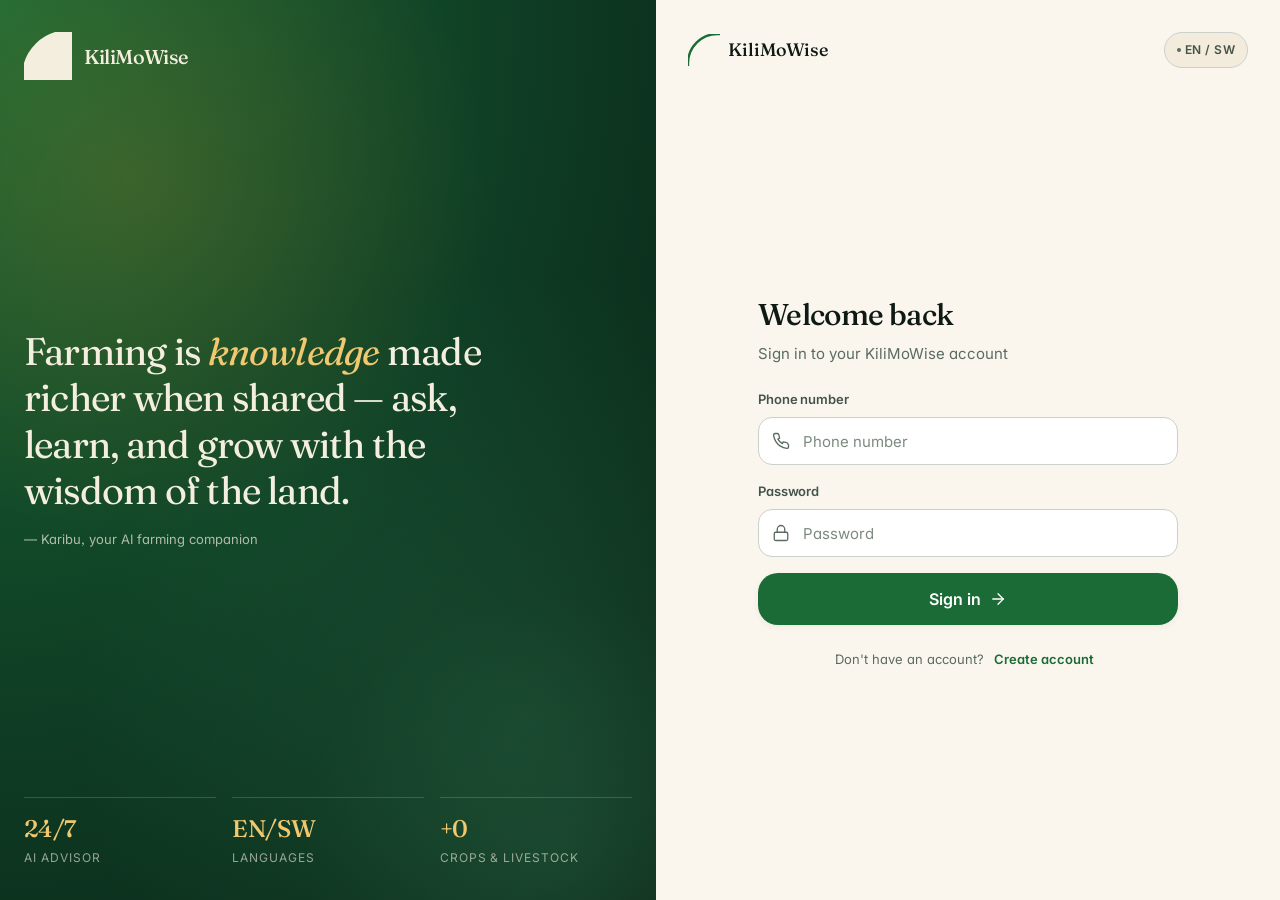
<file: frontend/index.html>
<!DOCTYPE html>
<html lang="en">
<head>
  <meta charset="UTF-8">
  <meta name="viewport" content="width=device-width, initial-scale=1.0, viewport-fit=cover">
  <meta name="theme-color" content="#0e3a23" media="(prefers-color-scheme: light)">
  <meta name="theme-color" content="#0a0d0a" media="(prefers-color-scheme: dark)">
  <meta name="description" content="KiliMoWise — AI-powered crop and animal advice, expense tracking, and seasonal insights for Kenyan farmers.">
  <meta name="apple-mobile-web-app-capable" content="yes">
  <meta name="apple-mobile-web-app-status-bar-style" content="black-translucent">
  <meta name="apple-mobile-web-app-title" content="KiliMoWise">
  <meta name="mobile-web-app-capable" content="yes">
  <meta name="format-detection" content="telephone=no">

  <title data-i18n="dashboard.title">Dashboard · KiliMoWise</title>

  <link rel="manifest" href="manifest.json">
  <link rel="icon" type="image/svg+xml" href="icons/icon.svg">
  <link rel="apple-touch-icon" href="icons/apple-touch-icon.png">

  <link rel="preconnect" href="https://fonts.googleapis.com">
  <link rel="preconnect" href="https://fonts.gstatic.com" crossorigin>
  <link rel="stylesheet" href="https://fonts.googleapis.com/css2?family=Fraunces:opsz,wght@9..144,400;9..144,500;9..144,600&family=Inter:wght@400;500;600;700&family=JetBrains+Mono:wght@500;600&display=swap">

  <link rel="stylesheet" href="css/tokens.css">
  <link rel="stylesheet" href="css/app.css">

  <script src="config.js"></script>
  <script src="js/icons.js"></script>
  <script src="js/i18n.js"></script>
  <script src="js/utils.js"></script>
  <script src="js/api.js"></script>
  <script src="js/auth.js"></script>
  <script src="js/ui.js"></script>
  <script src="js/shell.js"></script>
  <script src="js/dashboard.js"></script>

  <script>
    if ('serviceWorker' in navigator) {
      window.addEventListener('load', function () {
        navigator.serviceWorker.register('service-worker.js').catch(function () {});
      });
    }
  </script>
</head>
<body>
  <div data-topbar></div>

  <main class="page">
    <section class="hero scale-in" id="heroSection">
      <div class="hero-eyebrow">
        <span data-i18n="dashboard.heroEyebrow">Today on the farm</span>
        <span id="heroLocation" class="text-tertiary" style="margin-left: 6px; font-size: 0.85em;"></span>
      </div>
      <h1 class="hero-title" id="heroGreeting"><span data-i18n="dashboard.heroGreeting">Welcome back</span><span id="heroNameWrap">, <em id="heroName">Farmer</em></span></h1>
      <p class="hero-sub" data-i18n="dashboard.heroSub">Your farm's smart companion — ask, track, and grow with confidence.</p>
      <div class="hero-actions">
        <a href="advisor.html" class="btn btn-primary">
          <span id="ctaAskIcon"></span>
          <span data-i18n="dashboard.ctaAsk">Ask the advisor</span>
        </a>
        <a href="budget.html" class="btn btn-outline">
          <span id="ctaTrackIcon"></span>
          <span data-i18n="dashboard.ctaTrack">Track an expense</span>
        </a>
      </div>
    </section>

    <div class="section-header mb-3 mt-5">
      <h2 class="section-title" data-i18n="dashboard.overview">Overview</h2>
      <button class="btn-link" id="statsRefresh" style="display:inline-flex;align-items:center;gap:4px;">
        <span data-i18n="common.refresh">Refresh</span>
      </button>
    </div>

    <section class="stat-grid stagger mb-5">
      <div class="stat-tile">
        <div class="stat-icon" id="iconTotal"></div>
        <div class="stat-label" data-i18n="dashboard.thisMonth">This month</div>
        <div class="stat-value num" id="statThisMonth">KES 0</div>
      </div>
      <div class="stat-tile alt">
        <div class="stat-icon" id="iconLast"></div>
        <div class="stat-label" data-i18n="dashboard.lastMonth">Last month</div>
        <div class="stat-value stat-value-muted num" id="statLastMonth">KES 0</div>
      </div>
      <div class="stat-tile info">
        <div class="stat-icon" id="iconTop"></div>
        <div class="stat-label" data-i18n="dashboard.topCategory">Top category</div>
        <div class="stat-value stat-value-sm" id="statTopCategory">—</div>
      </div>
      <div class="stat-tile">
        <div class="stat-icon" id="iconChange"></div>
        <div class="stat-label" data-i18n="dashboard.monthChange">vs last month</div>
        <div class="stat-value num" id="statMonthChange">→ 0%</div>
      </div>
    </section>

    <section class="card card-feature fade-up" id="tipCard">
      <div class="flex justify-between items-center mb-2" style="gap: var(--s-3);">
        <div class="flex items-center" style="gap: var(--s-2);">
          <span id="tipIcon" style="color: var(--harvest-300);"></span>
          <span class="eyebrow accent" data-i18n="dashboard.latestTip">Today's tip</span>
        </div>
        <button class="btn-link" id="tipRefresh" style="display:inline-flex;align-items:center;gap:4px;color: rgba(243,238,221,0.8);">
          <span data-i18n="common.refresh">Refresh</span>
        </button>
      </div>
      <p id="tipContent" style="font-family: var(--font-display); font-size: var(--text-lg); line-height: var(--leading-snug); color: #f3eedd; margin: 0 0 var(--s-2);">—</p>
      <p id="tipMeta" class="text-tertiary" style="font-size: var(--text-xs); margin: 0;"></p>
    </section>

    <section id="diagnosisSection" class="card hidden fade-up mt-5">
      <div class="card-header">
        <div>
          <div class="eyebrow" data-i18n="dashboard.recentDiagnosis">Recent diagnosis</div>
          <div class="card-title" id="diagnosisTitle" style="margin-top: 4px;">—</div>
        </div>
        <span class="badge primary" id="diagnosisBadge">—</span>
      </div>
      <p id="diagnosisPreview" class="text-secondary" style="font-size: var(--text-sm); line-height: var(--leading-relaxed);"></p>
      <a href="advisor.html" class="btn btn-ghost btn-sm mt-4">
        <span data-i18n="dashboard.viewAdvisor">Open advisor</span>
        <span id="diagnosisArrow"></span>
      </a>
    </section>

    <section class="card fade-up mt-5" id="recentSection">
      <div class="card-header">
        <div>
          <div class="eyebrow" data-i18n="dashboard.recentActivity">Recent activity</div>
          <div class="card-subtitle" data-i18n="dashboard.last3">Your last 3 expenses</div>
        </div>
        <a href="budget.html" class="btn-link" data-i18n="dashboard.viewAll">View all</a>
      </div>
      <div id="recentExpensesList"></div>
      <div id="recentExpensesEmpty" class="empty-state hidden">
        <div class="empty-icon" id="recentEmptyIcon"></div>
        <div class="empty-title" data-i18n="dashboard.noExpenses">No expenses yet</div>
        <div class="empty-sub" data-i18n="dashboard.noExpensesSub">Track your first expense to see insights here.</div>
        <a href="budget.html" class="btn btn-primary mt-4">
          <span data-i18n="dashboard.addFirst">Add your first expense</span>
        </a>
      </div>
    </section>

    <h3 class="eyebrow mt-6 mb-3" data-i18n="dashboard.quickActions">Quick actions</h3>
    <section class="stat-grid stagger">
      <a href="advisor.html" class="stat-tile interactive" style="text-decoration: none;">
        <div class="stat-icon" id="qaAdvisor"></div>
        <div class="stat-label" data-i18n="dashboard.openAdvisor">Open advisor</div>
        <div class="stat-value-sm text-secondary mt-1" data-i18n="advisor.title">AI Advisor</div>
      </a>
      <a href="budget.html" class="stat-tile alt interactive" style="text-decoration: none;">
        <div class="stat-icon" id="qaBudget"></div>
        <div class="stat-label" data-i18n="dashboard.addExpense">Add expense</div>
        <div class="stat-value-sm text-secondary mt-1" data-i18n="budget.title">Budget</div>
      </a>
      <a href="insights.html" class="stat-tile info interactive" style="text-decoration: none;">
        <div class="stat-icon" id="qaInsights"></div>
        <div class="stat-label" data-i18n="dashboard.viewInsights">View insights</div>
        <div class="stat-value-sm text-secondary mt-1" data-i18n="insights.title">Insights</div>
      </a>
      <a href="profile.html" class="stat-tile interactive" style="text-decoration: none;">
        <div class="stat-icon" id="qaProfile"></div>
        <div class="stat-label" data-i18n="nav.profile">Profile</div>
        <div class="stat-value-sm text-secondary mt-1" data-i18n="profile.title">Your profile</div>
      </a>
    </section>
  </main>

  <noscript><div style="display:flex;align-items:center;justify-content:center;min-height:60vh;text-align:center;padding:24px;font-family:system-ui,sans-serif;color:#0e3a23"><div><h1 style="margin:0 0 8px">KiliMoWise</h1><p>Please enable JavaScript to use this app.</p></div></div></noscript>
</body>
</html>
</file>
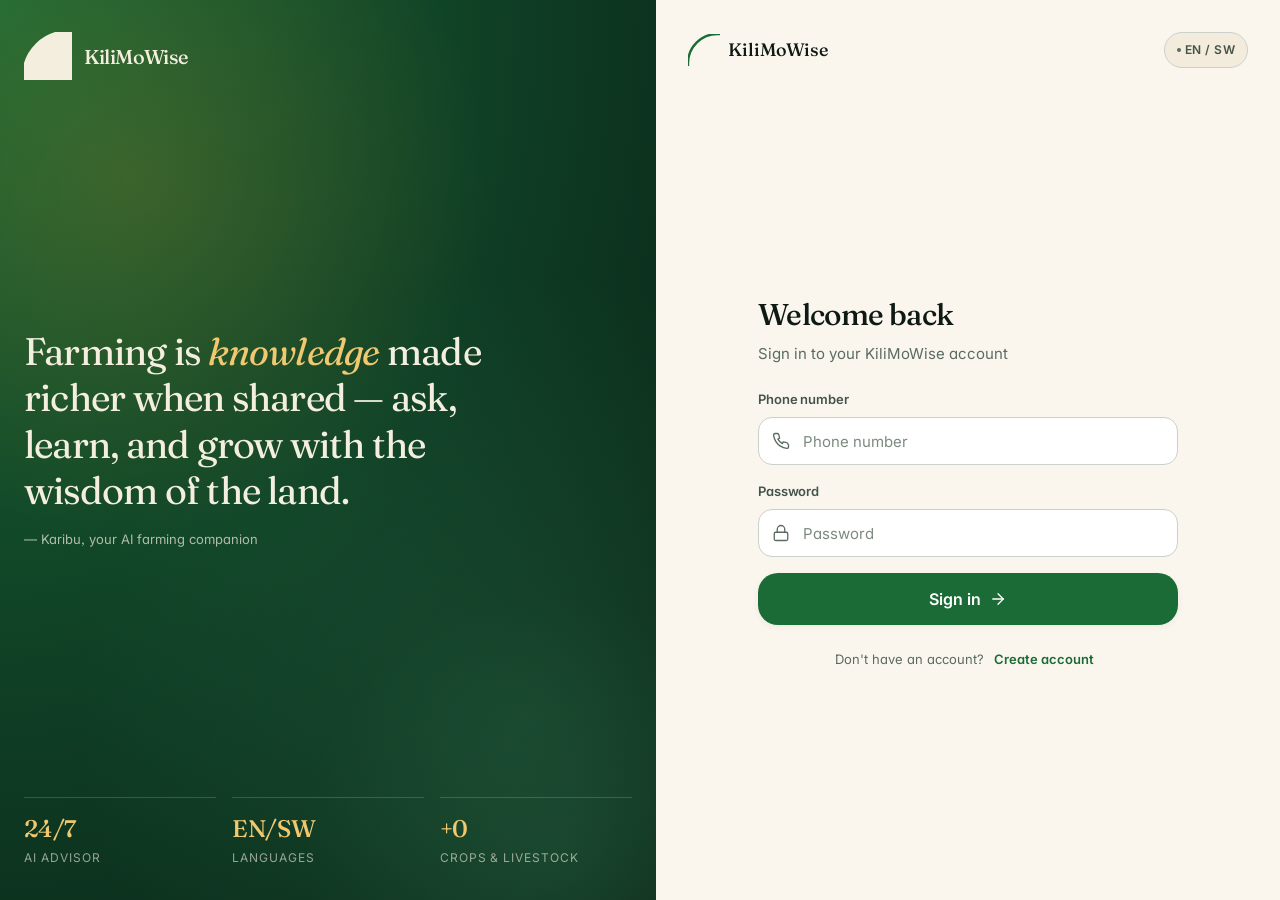
<file: frontend/advisor.html>
<!DOCTYPE html>
<html lang="en">
<head>
  <meta charset="UTF-8">
  <meta name="viewport" content="width=device-width, initial-scale=1.0, viewport-fit=cover">
  <meta name="theme-color" content="#0e3a23" media="(prefers-color-scheme: light)">
  <meta name="theme-color" content="#0a0d0a" media="(prefers-color-scheme: dark)">
  <meta name="description" content="Ask KiliMoWise AI advisor about crop and animal issues">
  <meta name="apple-mobile-web-app-capable" content="yes">
  <meta name="apple-mobile-web-app-status-bar-style" content="black-translucent">

  <title data-i18n="advisor.title">AI Advisor · KiliMoWise</title>

  <link rel="manifest" href="manifest.json">
  <link rel="icon" type="image/svg+xml" href="icons/icon.svg">
  <link rel="apple-touch-icon" href="icons/apple-touch-icon.png">

  <link rel="preconnect" href="https://fonts.googleapis.com">
  <link rel="preconnect" href="https://fonts.gstatic.com" crossorigin>
  <link rel="stylesheet" href="https://fonts.googleapis.com/css2?family=Fraunces:opsz,wght@9..144,400;9..144,500;9..144,600&family=Inter:wght@400;500;600;700&family=JetBrains+Mono:wght@500;600&display=swap">

  <link rel="stylesheet" href="css/tokens.css">
  <link rel="stylesheet" href="css/app.css">

  <script src="config.js"></script>
  <script src="js/icons.js"></script>
  <script src="js/i18n.js"></script>
  <script src="js/utils.js"></script>
  <script src="js/api.js"></script>
  <script src="js/auth.js"></script>
  <script src="js/ui.js"></script>
  <script src="js/shell.js"></script>
  <script src="js/advisor.js"></script>

  <script>
    if ('serviceWorker' in navigator) {
      window.addEventListener('load', function () { navigator.serviceWorker.register('service-worker.js').catch(function () {}); });
    }
  </script>
</head>
<body>
  <div data-topbar></div>

  <main class="page">
    <header class="page-header">
      <div>
        <small data-i18n="dashboard.heroEyebrow">Today on the farm</small>
        <h1 class="page-title" data-i18n="advisor.title">AI Advisor</h1>
        <p class="text-secondary mt-2" style="max-width: 56ch;" data-i18n="advisor.subtitle">Diagnose crop and animal issues with photos and context</p>
      </div>
    </header>

    <form class="card card-elevated stagger" onsubmit="event.preventDefault(); handleAnalyze();">
      <div class="field">
        <label class="field-label" for="problemInput" data-i18n="advisor.describe">Describe your crop or animal issue</label>
        <textarea id="problemInput" class="input" rows="4" data-i18n-placeholder="advisor.describePlaceholder" placeholder="e.g. My maize leaves are turning yellow with brown spots…" maxlength="4000" required></textarea>
        <div class="field-hint"><span id="charCount">0</span> / 4000 <span data-i18n="advisor.charLimit">characters</span></div>
      </div>

      <div class="field">
        <label class="field-label" data-i18n="advisor.type">Issue type</label>
        <div class="segment" id="typeSegment" role="tablist">
          <button type="button" class="segment-item active" data-value="CROP" role="tab">
            <span class="icon-wrap" id="segCropIcon" style="display:inline-flex;vertical-align:-3px;margin-right:6px;"></span>
            <span data-i18n="advisor.crop">Crop</span>
          </button>
          <button type="button" class="segment-item" data-value="ANIMAL" role="tab">
            <span class="icon-wrap" id="segAnimalIcon" style="display:inline-flex;vertical-align:-3px;margin-right:6px;"></span>
            <span data-i18n="advisor.animal">Animal</span>
          </button>
        </div>
        <input type="hidden" id="typeSelect" value="CROP">
      </div>

      <div class="field">
        <label class="field-label" data-i18n="advisor.photo">Photo (optional)</label>
        <label class="upload-zone" id="uploadZone">
          <div class="upload-icon" id="uploadIcon"></div>
          <div class="upload-text">
            <div class="upload-title" id="uploadTitle" data-i18n="advisor.upload">Add a photo</div>
            <div class="upload-hint" data-i18n="advisor.uploadHint">Helps the AI see the issue clearly</div>
          </div>
          <input type="file" id="imageInput" accept="image/*" capture="environment">
        </label>
        <div id="imagePreview" class="upload-preview hidden">
          <img id="previewImg" alt="preview">
          <button type="button" class="upload-remove" id="removeImageBtn" aria-label="Remove photo"></button>
        </div>
      </div>

      <button type="submit" id="askBtn" class="btn btn-primary btn-block btn-lg">
        <span id="askIcon"></span>
        <span data-i18n="advisor.ask">Ask KiliMoWise</span>
      </button>
    </form>

    <div id="loadingState" class="loading-state hidden">
      <div class="spinner lg"></div>
      <p data-i18n="advisor.thinking">Analyzing your issue…</p>
    </div>

    <div id="error" class="card hidden" style="border-color: var(--danger);">
      <div class="flex items-center gap-3">
        <span class="stat-icon" style="background: var(--danger-soft); color: var(--danger);" id="errIcon"></span>
        <div id="errorMsg" class="text-secondary" style="font-size: var(--text-sm);"></div>
      </div>
    </div>

    <div id="emptyState" class="empty-state">
      <div class="empty-art" id="emptyArt"></div>
      <h3 data-i18n="advisor.emptyTitle">No question yet</h3>
      <p data-i18n="advisor.emptyHint">Tell us what your crop or animal looks like, and the AI will help diagnose.</p>
    </div>

    <section id="latestSection" class="hidden mt-5">
      <div class="section-header mb-3">
        <h3 class="eyebrow" data-i18n="advisor.recentTitle">Latest diagnosis</h3>
        <a href="#historySection" class="btn-link" id="latestViewAll" data-i18n="dashboard.viewAll">View all</a>
      </div>
      <div id="latestCard" class="card card-interactive" style="cursor: pointer;"></div>
    </section>

    <section id="results" class="hidden mt-5" style="display: flex; flex-direction: column; gap: var(--s-4);">
      <div class="result-card fade-up">
        <div class="result-title">
          <span id="diagnosisIcon"></span>
          <span data-i18n="advisor.diagnosis">Diagnosis</span>
        </div>
        <div class="result-body" id="diagnosisContent">—</div>
        <div class="confidence-row" style="margin-top: var(--s-3);">
          <span class="label text-secondary" data-i18n="advisor.confidence">Confidence</span>
          <strong id="confidenceValue" class="value num">0%</strong>
        </div>
        <div class="confidence-bar">
          <div id="confidenceFill" class="confidence-bar-fill" style="width:0%"></div>
        </div>
      </div>

      <div class="result-card alt fade-up">
        <div class="result-title">
          <span id="solutionIcon"></span>
          <span data-i18n="advisor.solution">Recommended solution</span>
        </div>
        <div class="result-body" id="solutionContent">—</div>
      </div>

      <div class="fade-up">
        <div class="result-title" style="margin-bottom: var(--s-3);">
          <span id="remediesIcon"></span>
          <span data-i18n="advisor.remedies">Remedies & where to buy</span>
        </div>
        <div id="remediesList" class="remedy-list"></div>
        <div id="remediesEmpty" class="empty-state hidden" style="padding: var(--s-5);">
          <p data-i18n="advisor.noRemedies">No specific remedies suggested for this issue. Visit your nearest agro-vet for in-person advice.</p>
        </div>
      </div>
    </section>

    <section id="historySection" class="mt-6">
      <div class="section-header mb-3">
        <h3 class="eyebrow" data-i18n="advisor.history">Recent diagnoses</h3>
        <button type="button" id="clearHistoryBtn" class="btn-link" data-i18n="advisor.clearHistory" style="display:none;">Clear</button>
      </div>
      <div id="historyList" class="stagger" style="display: flex; flex-direction: column; gap: var(--s-3);"></div>
      <div id="historyEmpty" class="empty-state" style="padding: var(--s-5) var(--s-3);">
        <p data-i18n="advisor.noHistory">No recent diagnoses yet — your past queries will appear here.</p>
      </div>
    </section>
  </main>

  <script>
    document.addEventListener('DOMContentLoaded', function () {
      var placeIcon = function (el, name, size) { if (el) el.appendChild(window.svg(name, size || 20)); };
      placeIcon(document.getElementById('segCropIcon'), 'sprout', 16);
      placeIcon(document.getElementById('segAnimalIcon'), 'tractor', 16);
      placeIcon(document.getElementById('uploadIcon'), 'camera', 22);
      placeIcon(document.getElementById('askIcon'), 'sparkles', 18);
      placeIcon(document.getElementById('errIcon'), 'warning', 20);
      placeIcon(document.getElementById('diagnosisIcon'), 'leaf', 14);
      placeIcon(document.getElementById('solutionIcon'), 'flask', 14);
      placeIcon(document.getElementById('remediesIcon'), 'shopping', 14);
      placeIcon(document.getElementById('removeImageBtn'), 'close', 14);
      placeIcon(document.getElementById('emptyArt'), 'leaf', 80);

      var segment = document.getElementById('typeSegment');
      var hidden = document.getElementById('typeSelect');
      segment.addEventListener('click', function (e) {
        var btn = e.target.closest('.segment-item');
        if (!btn) return;
        segment.querySelectorAll('.segment-item').forEach(function (b) { b.classList.remove('active'); });
        btn.classList.add('active');
        hidden.value = btn.getAttribute('data-value');
      });

      var problemInput = document.getElementById('problemInput');
      var charCount = document.getElementById('charCount');
      problemInput.addEventListener('input', function () { charCount.textContent = problemInput.value.length; });
    });
  </script>
</body>
</html>
</file>
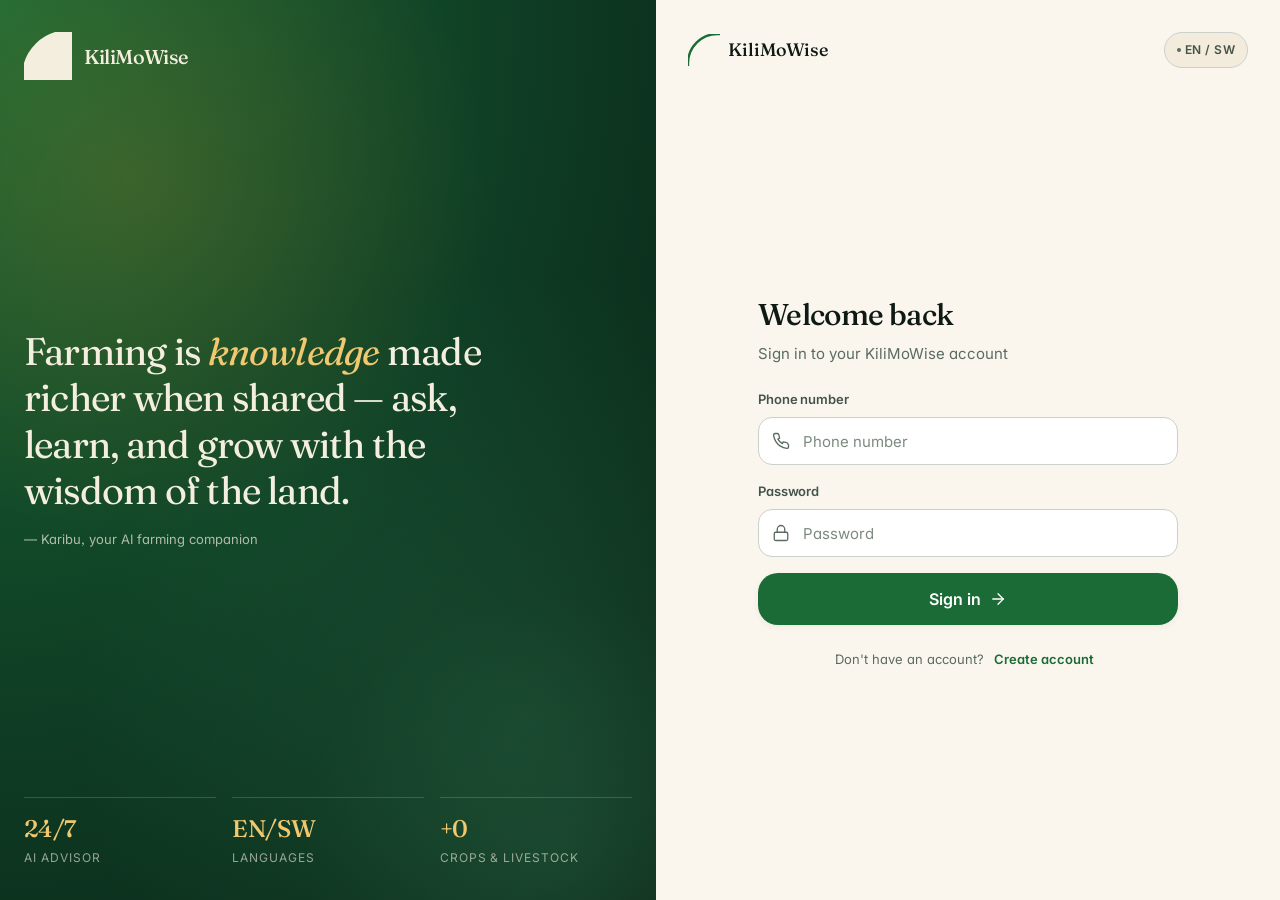
<file: frontend/insights.html>
<!DOCTYPE html>
<html lang="en">
<head>
  <meta charset="UTF-8">
  <meta name="viewport" content="width=device-width, initial-scale=1.0, viewport-fit=cover">
  <meta name="theme-color" content="#0e3a23" media="(prefers-color-scheme: light)">
  <meta name="theme-color" content="#0a0d0a" media="(prefers-color-scheme: dark)">
  <meta name="description" content="Seasonal, market, and practical advice for your farm">
  <meta name="apple-mobile-web-app-capable" content="yes">
  <meta name="apple-mobile-web-app-status-bar-style" content="black-translucent">

  <title data-i18n="insights.title">Insights · KiliMoWise</title>

  <link rel="manifest" href="manifest.json">
  <link rel="icon" type="image/svg+xml" href="icons/icon.svg">
  <link rel="apple-touch-icon" href="icons/apple-touch-icon.png">

  <link rel="preconnect" href="https://fonts.googleapis.com">
  <link rel="preconnect" href="https://fonts.gstatic.com" crossorigin>
  <link rel="stylesheet" href="https://fonts.googleapis.com/css2?family=Fraunces:opsz,wght@9..144,400;9..144,500;9..144,600&family=Inter:wght@400;500;600;700&family=JetBrains+Mono:wght@500;600&display=swap">

  <link rel="stylesheet" href="css/tokens.css">
  <link rel="stylesheet" href="css/app.css">

  <style>
    .insight-card {
      background: var(--surface);
      border: 1px solid var(--border-soft);
      border-radius: var(--r-lg);
      padding: var(--s-5);
      transition: border-color var(--dur-base) var(--ease-out), box-shadow var(--dur-base) var(--ease-out), transform var(--dur-base) var(--ease-out);
      position: relative;
      overflow: hidden;
    }
    .insight-card::before {
      content: '';
      position: absolute;
      left: 0; top: 0; bottom: 0;
      width: 3px;
      background: var(--primary);
    }
    .insight-card.alt::before { background: var(--accent); }
    .insight-card.info::before { background: var(--info); }
    .insight-card h3 {
      font-family: var(--font-display);
      font-size: var(--text-md);
      font-weight: 500;
      letter-spacing: var(--tracking-tight);
      margin-bottom: var(--s-2);
    }
    .insight-card p {
      font-size: var(--text-sm);
      color: var(--text-secondary);
      line-height: var(--leading-relaxed);
    }
  </style>

  <script src="config.js"></script>
  <script src="js/icons.js"></script>
  <script src="js/i18n.js"></script>
  <script src="js/utils.js"></script>
  <script src="js/api.js"></script>
  <script src="js/auth.js"></script>
  <script src="js/ui.js"></script>
  <script src="js/shell.js"></script>
  <script src="js/insights.js"></script>

  <script>
    if ('serviceWorker' in navigator) {
      window.addEventListener('load', function () { navigator.serviceWorker.register('service-worker.js').catch(function () {}); });
    }
  </script>
</head>
<body>
  <div data-topbar></div>

  <main class="page">
    <header class="page-header">
      <div>
        <small data-i18n="dashboard.heroEyebrow">Today on the farm</small>
        <h1 class="page-title" data-i18n="insights.title">Farming insights</h1>
        <p class="text-secondary mt-2" style="max-width: 56ch;" data-i18n="insights.subtitle">Seasonal, market, and practical advice for your farm</p>
      </div>
      <div class="page-actions">
        <span class="badge" id="insightMeta"></span>
        <button id="refreshInsightsBtn" class="btn btn-outline btn-sm" onclick="refreshInsights()">
          <span id="refreshIcon"></span>
          <span data-i18n="insights.refresh">Refresh</span>
        </button>
      </div>
    </header>

    <div id="loadingState" class="loading-state">
      <div class="spinner lg"></div>
      <p data-i18n="insights.generating">Generating personalized insights…</p>
    </div>

    <section class="insight-section">
      <h2 class="eyebrow accent mb-3">
        <span id="seasonIcon" style="display:inline-flex;vertical-align:-3px;margin-right:6px;color:var(--accent);"></span>
        <span data-i18n="insights.seasonal">Seasonal tips</span>
      </h2>
      <div id="seasonsList" class="stagger" style="display: flex; flex-direction: column; gap: var(--s-3);"></div>
      <div id="seasonsEmpty" class="card empty-state hidden">
        <div class="empty-art" id="seasonArt"></div>
        <h3 data-i18n="insights.emptyTitle">Nothing to show yet</h3>
        <p data-i18n="insights.emptyHint">Insights will appear once the AI has enough information about your farm.</p>
      </div>
    </section>

    <section class="insight-section mt-6">
      <h2 class="eyebrow mb-3" style="color: var(--info);">
        <span id="marketIcon" style="display:inline-flex;vertical-align:-3px;margin-right:6px;color:var(--info);"></span>
        <span data-i18n="insights.market">Market insights</span>
      </h2>
      <div id="marketList" class="stagger" style="display: flex; flex-direction: column; gap: var(--s-3);"></div>
      <div id="marketEmpty" class="card empty-state hidden">
        <div class="empty-art" id="marketArt"></div>
        <h3 data-i18n="insights.emptyTitle">Nothing to show yet</h3>
        <p data-i18n="insights.emptyHint">Insights will appear once the AI has enough information about your farm.</p>
      </div>
    </section>

    <section class="insight-section mt-6">
      <h2 class="eyebrow primary mb-3">
        <span id="tipsIcon" style="display:inline-flex;vertical-align:-3px;margin-right:6px;color:var(--primary);"></span>
        <span data-i18n="insights.tips">Farming advice</span>
      </h2>
      <div id="tipsList" class="stagger" style="display: flex; flex-direction: column; gap: var(--s-3);"></div>
      <div id="tipsEmpty" class="card empty-state hidden">
        <div class="empty-art" id="tipsArt"></div>
        <h3 data-i18n="insights.emptyTitle">Nothing to show yet</h3>
        <p data-i18n="insights.emptyHint">Insights will appear once the AI has enough information about your farm.</p>
      </div>
    </section>
  </main>

  <script>
    document.addEventListener('DOMContentLoaded', function () {
      var placeIcon = function (el, name, size) { if (el) el.appendChild(window.svg(name, size || 16)); };
      placeIcon(document.getElementById('refreshIcon'), 'refresh', 16);
      placeIcon(document.getElementById('seasonIcon'), 'sun-rise', 16);
      placeIcon(document.getElementById('marketIcon'), 'chart', 16);
      placeIcon(document.getElementById('tipsIcon'), 'sparkle', 16);
      placeIcon(document.getElementById('seasonArt'), 'sun-rise', 80);
      placeIcon(document.getElementById('marketArt'), 'chart', 80);
      placeIcon(document.getElementById('tipsArt'), 'sparkle', 80);
    });
  </script>
</body>
</html>
</file>
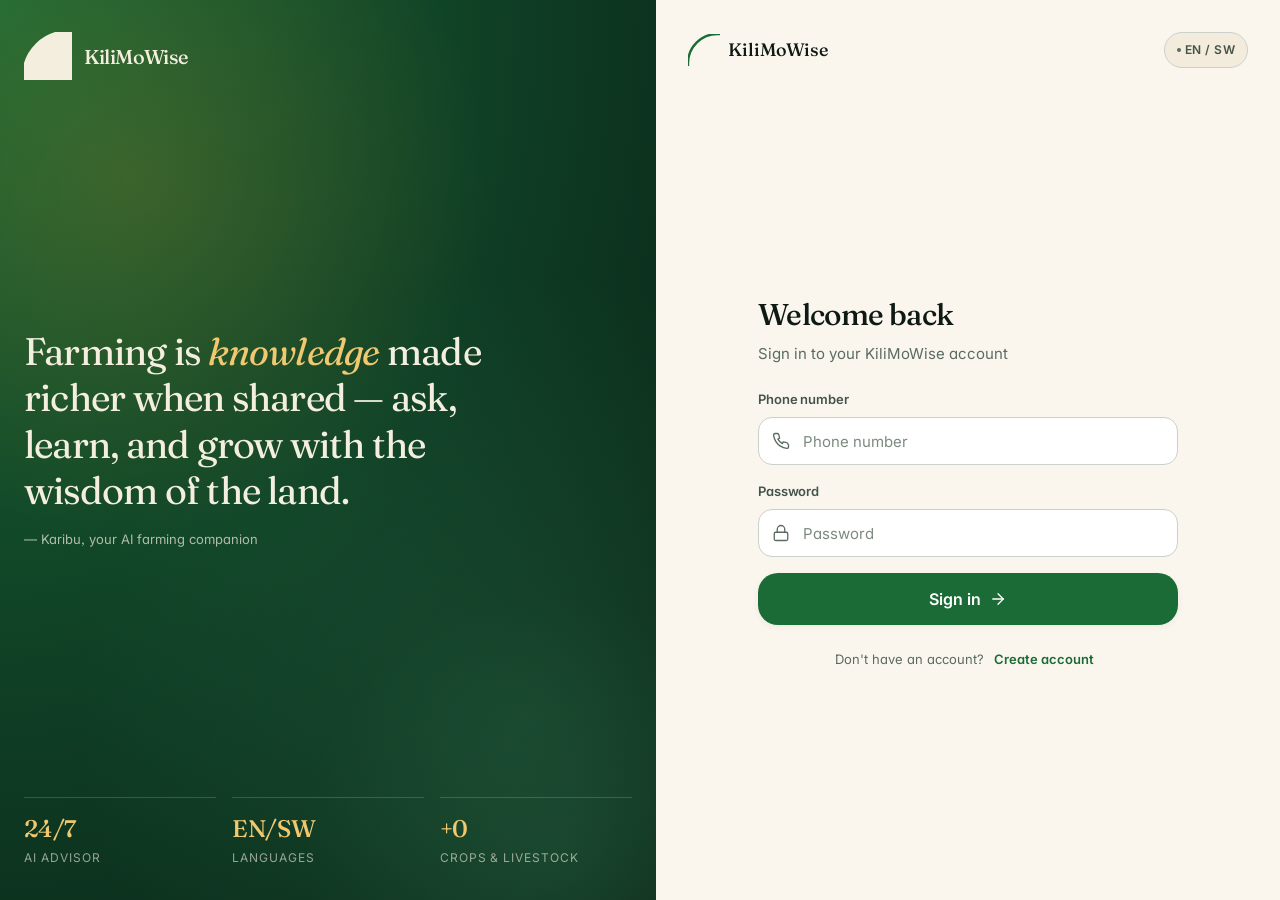
<file: frontend/login.html>
<!DOCTYPE html>
<html lang="en">
<head>
  <meta charset="UTF-8">
  <meta name="viewport" content="width=device-width, initial-scale=1.0, viewport-fit=cover">
  <meta name="theme-color" content="#0e3a23" media="(prefers-color-scheme: light)">
  <meta name="theme-color" content="#0a0d0a" media="(prefers-color-scheme: dark)">
  <meta name="description" content="Sign in to KiliMoWise">
  <meta name="apple-mobile-web-app-capable" content="yes">
  <meta name="apple-mobile-web-app-status-bar-style" content="black-translucent">

  <title data-i18n="auth.login">Login · KiliMoWise</title>

  <link rel="manifest" href="manifest.json">
  <link rel="icon" type="image/svg+xml" href="icons/icon.svg">
  <link rel="apple-touch-icon" href="icons/apple-touch-icon.png">

  <link rel="preconnect" href="https://fonts.googleapis.com">
  <link rel="preconnect" href="https://fonts.gstatic.com" crossorigin>
  <link rel="stylesheet" href="https://fonts.googleapis.com/css2?family=Fraunces:opsz,wght@9..144,400;9..144,500;9..144,600&family=Inter:wght@400;500;600;700&family=JetBrains+Mono:wght@500;600&display=swap">

  <link rel="stylesheet" href="css/tokens.css">
  <link rel="stylesheet" href="css/app.css">

  <style>
    body { min-height: 100vh; min-height: 100dvh; padding: 0; }
    .auth-shell { display: grid; grid-template-columns: 1fr; min-height: 100vh; min-height: 100dvh; }
    @media (min-width: 1024px) { .auth-shell { grid-template-columns: 1.05fr 1fr; } }
    .auth-aside { display: none; }
    @media (min-width: 1024px) { .auth-aside { display: flex; } }
    .auth-aside {
      position: relative;
      background: var(--grad-hero);
      color: #f3eedd;
      padding: var(--s-8) var(--s-6);
      display: flex;
      flex-direction: column;
      justify-content: space-between;
      overflow: hidden;
      isolation: isolate;
    }
    .auth-aside::before {
      content: '';
      position: absolute;
      inset: 0;
      background:
        radial-gradient(circle at 20% 20%, rgba(192, 130, 31, 0.22) 0%, transparent 40%),
        radial-gradient(circle at 80% 80%, rgba(75, 168, 114, 0.18) 0%, transparent 50%);
      pointer-events: none;
      z-index: -1;
    }
    .auth-aside::after {
      content: '';
      position: absolute;
      width: 600px;
      height: 600px;
      bottom: -250px;
      right: -200px;
      background: radial-gradient(circle, rgba(75, 168, 114, 0.14) 0%, transparent 60%);
      pointer-events: none;
      z-index: -1;
    }
    .auth-aside-brand { display: flex; align-items: center; gap: var(--s-3); position: relative; z-index: 1; }
    .auth-aside-brand .brand-mark { width: 48px; height: 48px; }
    .auth-aside-brand-name { font-family: var(--font-display); font-size: var(--text-xl); font-weight: 500; letter-spacing: var(--tracking-tight); }
    .auth-aside-quote { position: relative; z-index: 1; max-width: 460px; }
    .auth-aside-quote .quote-text {
      font-family: var(--font-display);
      font-size: clamp(1.75rem, 3vw, 2.5rem);
      font-weight: 400;
      line-height: 1.2;
      letter-spacing: var(--tracking-tight);
      color: #f3eedd;
    }
    .auth-aside-quote .quote-text em { font-style: italic; color: var(--harvest-300); }
    .auth-aside-quote .quote-by {
      margin-top: var(--s-4);
      color: rgba(243, 238, 221, 0.7);
      font-size: var(--text-sm);
    }
    .auth-aside-stats { display: grid; grid-template-columns: repeat(3, 1fr); gap: var(--s-4); position: relative; z-index: 1; }
    .auth-aside-stat { border-top: 1px solid rgba(243, 238, 221, 0.18); padding-top: var(--s-3); }
    .auth-aside-stat .num { font-family: var(--font-display); font-size: var(--text-2xl); font-weight: 500; color: var(--harvest-300); }
    .auth-aside-stat .lbl { font-size: var(--text-xs); color: rgba(243, 238, 221, 0.6); text-transform: uppercase; letter-spacing: var(--tracking-wider); margin-top: 2px; }

    .auth-main {
      display: flex;
      flex-direction: column;
      padding: var(--s-5) var(--s-5);
      background: var(--bg);
    }
    @media (min-width: 768px) { .auth-main { padding: var(--s-8) var(--s-8); } }
    .auth-main-inner { max-width: 420px; width: 100%; margin: 0 auto; padding: var(--s-8) 0; flex: 1; display: flex; flex-direction: column; justify-content: center; }
    .auth-topbar { display: flex; align-items: center; justify-content: space-between; margin-bottom: var(--s-8); }
    .auth-mobile-brand { display: flex; align-items: center; gap: var(--s-2); }
    .auth-mobile-brand svg { width: 32px; height: 32px; color: var(--forest-700); }
    .auth-mobile-brand span { font-family: var(--font-display); font-size: var(--text-lg); font-weight: 500; }

    .auth-title { font-family: var(--font-display); font-size: var(--text-3xl); font-weight: 500; letter-spacing: var(--tracking-tight); margin-bottom: var(--s-2); }
    .auth-sub { color: var(--text-muted); font-size: var(--text-base); margin-bottom: var(--s-6); }
    .auth-error {
      display: flex; align-items: flex-start; gap: var(--s-2);
      background: var(--danger-soft);
      color: var(--danger);
      padding: var(--s-3) var(--s-4);
      border-radius: var(--r-md);
      font-size: var(--text-sm);
      font-weight: 500;
      margin-bottom: var(--s-4);
      border: 1px solid color-mix(in srgb, var(--danger) 22%, transparent);
    }
    .auth-error .err-icon { flex-shrink: 0; margin-top: 2px; }
    .auth-toggle { text-align: center; margin-top: var(--s-5); font-size: var(--text-sm); color: var(--text-muted); }
  </style>

  <script src="config.js"></script>
  <script src="js/icons.js"></script>
  <script src="js/i18n.js"></script>
  <script src="js/utils.js"></script>
  <script src="js/api.js"></script>
  <script src="js/auth.js"></script>
  <script src="js/ui.js"></script>
</head>
<body data-auth>
  <div class="auth-shell">
    <aside class="auth-aside">
      <div class="auth-aside-brand">
        <span class="brand-mark" id="asideLogo"></span>
        <span class="auth-aside-brand-name">KiliMoWise</span>
      </div>

      <div class="auth-aside-quote">
        <div class="quote-text">Farming is <em>knowledge</em> made richer when shared — ask, learn, and grow with the wisdom of the land.</div>
        <div class="quote-by">— Karibu, your AI farming companion</div>
      </div>

      <div class="auth-aside-stats">
        <div class="auth-aside-stat">
          <div class="num">24/7</div>
          <div class="lbl">AI advisor</div>
        </div>
        <div class="auth-aside-stat">
          <div class="num">EN/SW</div>
          <div class="lbl">Languages</div>
        </div>
        <div class="auth-aside-stat">
          <div class="num">+0</div>
          <div class="lbl">Crops & livestock</div>
        </div>
      </div>
    </aside>

    <section class="auth-main">
      <div class="auth-topbar">
        <div class="auth-mobile-brand">
          <span id="mobileLogo"></span>
          <span>KiliMoWise</span>
        </div>
        <button class="pill-toggle" onclick="toggleLanguage()" aria-label="Toggle language">
          <span class="dot"></span>
          <span id="langLabel">EN / SW</span>
        </button>
      </div>

      <div class="auth-main-inner">
        <h1 class="auth-title" id="authHeading" data-i18n="auth.welcomeBack">Welcome back</h1>
        <p class="auth-sub" id="authSub" data-i18n="auth.signInPrompt">Sign in to your KiliMoWise account</p>

        <div id="authError" class="auth-error hidden">
          <span class="err-icon" id="errIcon"></span>
          <span id="authErrorMsg"></span>
        </div>

        <form id="registerFields" class="hidden" onsubmit="event.preventDefault(); handleAuth();">
          <div class="field" style="display: grid; grid-template-columns: 1fr 1fr; gap: var(--s-3);">
            <div>
              <label class="field-label" for="firstNameInput" data-i18n="auth.firstName">First name</label>
              <input type="text" id="firstNameInput" class="input" data-i18n-placeholder="auth.firstName" placeholder="First name" autocomplete="given-name" required>
            </div>
            <div>
              <label class="field-label" for="lastNameInput" data-i18n="auth.lastName">Last name</label>
              <input type="text" id="lastNameInput" class="input" data-i18n-placeholder="auth.lastName" placeholder="Last name" autocomplete="family-name" required>
            </div>
          </div>
          <div class="field">
            <label class="field-label" for="dobInput" data-i18n="auth.dob">Date of birth</label>
            <input type="date" id="dobInput" class="input" required>
          </div>
          <div class="field">
            <label class="field-label" for="genderInput" data-i18n="auth.gender">Gender</label>
            <select id="genderInput" class="select">
              <option value="MALE" data-i18n="auth.male">Male</option>
              <option value="FEMALE" data-i18n="auth.female">Female</option>
              <option value="OTHER" data-i18n="auth.other">Other</option>
            </select>
          </div>
          <div class="field">
            <label class="field-label" for="locationInput" data-i18n="auth.location">Location</label>
            <input type="text" id="locationInput" class="input" data-i18n-placeholder="auth.location" placeholder="e.g. Nakuru, Kenya" autocomplete="country-name" required>
          </div>
        </form>

        <form onsubmit="event.preventDefault(); handleAuth();">
          <div class="field">
            <label class="field-label" for="phoneInput" data-i18n="auth.phone">Phone number</label>
            <div class="input-icon-wrap">
              <span class="input-icon" id="phoneIcon"></span>
              <input type="tel" id="phoneInput" class="input" data-i18n-placeholder="auth.phone" placeholder="07XX XXX XXX" autocomplete="tel" inputmode="tel" required>
            </div>
          </div>
          <div class="field">
            <label class="field-label" for="passwordInput" data-i18n="auth.password">Password</label>
            <div class="input-icon-wrap">
              <span class="input-icon" id="lockIcon"></span>
              <input type="password" id="passwordInput" class="input" data-i18n-placeholder="auth.password" placeholder="Your password" autocomplete="current-password" minlength="4" required>
            </div>
          </div>
          <button type="submit" id="authBtn" class="btn btn-primary btn-block btn-lg">
            <span data-i18n="auth.loginbtn">Sign in</span>
            <span id="authBtnArrow"></span>
          </button>
        </form>

        <p class="auth-toggle">
          <span id="authToggleText" data-i18n="auth.noaccount">Don't have an account?</span>
          <button type="button" class="btn-link" onclick="toggleAuthMode()" id="authToggleLink" data-i18n="auth.register">Create account</button>
        </p>
      </div>
    </section>
  </div>

  <script>
    if ('serviceWorker' in navigator) {
      window.addEventListener('load', function () {
        navigator.serviceWorker.register('service-worker.js').catch(function () {});
      });
    }

    var isRegisterMode = false;

    function updateAuthUi() {
      var h = document.getElementById('authHeading');
      var s = document.getElementById('authSub');
      var form = document.getElementById('registerFields');
      var btn = document.getElementById('authBtn');
      var txt = document.getElementById('authToggleText');
      var lnk = document.getElementById('authToggleLink');

      if (isRegisterMode) {
        h.setAttribute('data-i18n', 'auth.createAccount');
        s.setAttribute('data-i18n', 'auth.signInPrompt');
        form.classList.remove('hidden');
        btn.firstElementChild.setAttribute('data-i18n', 'auth.registerbtn');
        txt.setAttribute('data-i18n', 'auth.hasaccount');
        lnk.setAttribute('data-i18n', 'auth.login');
      } else {
        h.setAttribute('data-i18n', 'auth.welcomeBack');
        s.setAttribute('data-i18n', 'auth.signInPrompt');
        form.classList.add('hidden');
        btn.firstElementChild.setAttribute('data-i18n', 'auth.loginbtn');
        txt.setAttribute('data-i18n', 'auth.noaccount');
        lnk.setAttribute('data-i18n', 'auth.register');
      }
      applyTranslations();
    }

    function toggleAuthMode() {
      isRegisterMode = !isRegisterMode;
      updateAuthUi();
    }

    function showAuthError(msg) {
      var el = document.getElementById('authError');
      if (!el) return;
      var msgEl = el.querySelector('#authErrorMsg');
      if (msgEl) msgEl.textContent = msg;
      el.classList.remove('hidden');
    }

    function clearAuthError() {
      var el = document.getElementById('authError');
      if (el) el.classList.add('hidden');
    }

    function handleAuth() {
      clearAuthError();
      var phone = document.getElementById('phoneInput').value.trim();
      var password = document.getElementById('passwordInput').value;

      if (!phone || !password) {
        showAuthError(__('auth.phone') + ' ' + __('common.required'));
        return;
      }

      if (isRegisterMode) {
        var fn = document.getElementById('firstNameInput').value.trim();
        var ln = document.getElementById('lastNameInput').value.trim();
        var dob = document.getElementById('dobInput').value;
        var loc = document.getElementById('locationInput').value.trim();
        if (!fn || !ln || !dob || !loc) {
          showAuthError(__('auth.firstName') + ', ' + __('auth.lastName') + ', ' + __('auth.dob') + ', ' + __('auth.location') + ' ' + __('common.required'));
          return;
        }
      }

      var btn = document.getElementById('authBtn');
      btn.disabled = true;
      btn.innerHTML = '<span class="spinner sm"></span> ' + __('common.loading');

      var promise = isRegisterMode
        ? registerUser(
            document.getElementById('firstNameInput').value.trim(),
            document.getElementById('lastNameInput').value.trim(),
            phone,
            document.getElementById('dobInput').value,
            document.getElementById('genderInput').value,
            document.getElementById('locationInput').value.trim(),
            password
          )
        : loginUser(phone, password);

      promise.then(function () {
        window.location.href = 'index.html';
      }).catch(function (err) {
        var msg = err && err.message === 'unauthorized' ? __('auth.invalidCredentials') : (err && err.message ? err.message : __('auth.genericError'));
        showAuthError(msg);
        btn.disabled = false;
        btn.innerHTML = '<span data-i18n="' + (isRegisterMode ? 'auth.registerbtn' : 'auth.loginbtn') + '">' + (isRegisterMode ? __('auth.registerbtn') : __('auth.loginbtn')) + '</span><span id="authBtnArrow"></span>';
        var ar = document.getElementById('authBtnArrow');
        if (ar) ar.appendChild(window.svg('arrow-right', 18));
      });
    }

    document.addEventListener('DOMContentLoaded', function () {
      if (isLoggedIn()) { window.location.href = 'index.html'; return; }
      document.getElementById('asideLogo').appendChild(window.svg('logo-mark', 48));
      document.getElementById('mobileLogo').appendChild(window.svg('logo-mark-light', 32));
      document.getElementById('phoneIcon').appendChild(window.svg('phone', 18));
      document.getElementById('lockIcon').appendChild(window.svg('lock', 18));
      document.getElementById('errIcon').appendChild(window.svg('warning', 18));
      var arrow = document.getElementById('authBtnArrow');
      if (arrow) arrow.appendChild(window.svg('arrow-right', 18));
    });
  </script>
</body>
</html>
</file>
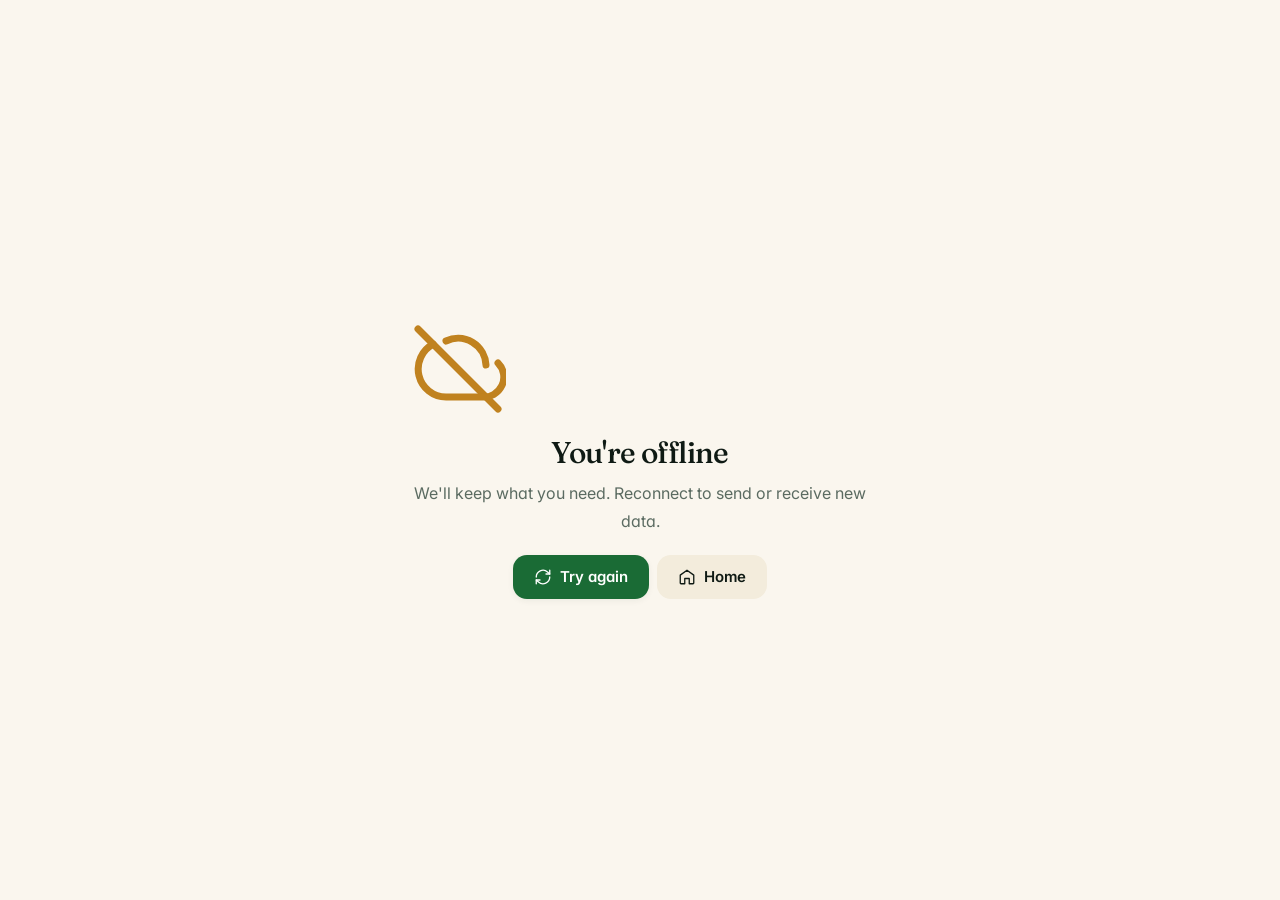
<file: frontend/offline.html>
<!DOCTYPE html>
<html lang="en">
<head>
  <meta charset="UTF-8">
  <meta name="viewport" content="width=device-width, initial-scale=1.0, viewport-fit=cover">
  <meta name="theme-color" content="#0e3a23" media="(prefers-color-scheme: light)">
  <meta name="theme-color" content="#0a0d0a" media="(prefers-color-scheme: dark)">
  <title data-i18n="offline.title">Offline · KiliMoWise</title>

  <link rel="manifest" href="manifest.json">
  <link rel="icon" type="image/svg+xml" href="icons/icon.svg">
  <link rel="apple-touch-icon" href="icons/apple-touch-icon.png">

  <link rel="preconnect" href="https://fonts.googleapis.com">
  <link rel="preconnect" href="https://fonts.gstatic.com" crossorigin>
  <link rel="stylesheet" href="https://fonts.googleapis.com/css2?family=Fraunces:opsz,wght@9..144,400;9..144,500;9..144,600&family=Inter:wght@400;500;600;700&family=JetBrains+Mono:wght@500;600&display=swap">

  <link rel="stylesheet" href="css/tokens.css">
  <link rel="stylesheet" href="css/app.css">

  <style>
    body { display: flex; align-items: center; justify-content: center; min-height: 100vh; min-height: 100dvh; padding: var(--s-5); }
    .offline-card { max-width: 460px; width: 100%; text-align: center; }
    .offline-art { color: var(--accent); margin: 0 auto var(--s-4); }
    .offline-title { font-family: var(--font-display); font-size: var(--text-3xl); font-weight: 500; letter-spacing: var(--tracking-tight); margin-bottom: var(--s-2); }
    .offline-sub { color: var(--text-muted); font-size: var(--text-md); margin-bottom: var(--s-5); line-height: var(--leading-relaxed); }
    .offline-actions { display: flex; gap: var(--s-2); justify-content: center; }
  </style>

  <script src="config.js"></script>
  <script src="js/icons.js"></script>
  <script src="js/i18n.js"></script>
  <script src="js/utils.js"></script>
  <script src="js/api.js"></script>
  <script src="js/auth.js"></script>
  <script src="js/ui.js"></script>

  <script>
    if ('serviceWorker' in navigator) {
      window.addEventListener('load', function () { navigator.serviceWorker.register('service-worker.js').catch(function () {}); });
    }
  </script>
</head>
<body data-auth>
  <div class="offline-card">
    <div class="offline-art" id="art"></div>
    <h1 class="offline-title" data-i18n="offline.title">You're offline</h1>
    <p class="offline-sub" data-i18n="offline.subtitle">We'll keep what you need. Reconnect to send or receive new data.</p>
    <div class="offline-actions">
      <a href="javascript:window.location.reload()" class="btn btn-primary">
        <span id="retryIcon"></span>
        <span data-i18n="offline.cta">Try again</span>
      </a>
      <a href="index.html" class="btn btn-ghost" id="homeLink">
        <span id="homeIcon"></span>
        <span data-i18n="nav.home">Home</span>
      </a>
    </div>
  </div>

  <script>
    document.addEventListener('DOMContentLoaded', function () {
      var placeIcon = function (el, name, size) { if (el) el.appendChild(window.svg(name, size || 18)); };
      placeIcon(document.getElementById('art'), 'cloud-off', 96);
      placeIcon(document.getElementById('retryIcon'), 'refresh', 18);
      placeIcon(document.getElementById('homeIcon'), 'home', 18);
    });
  </script>
</body>
</html>
</file>
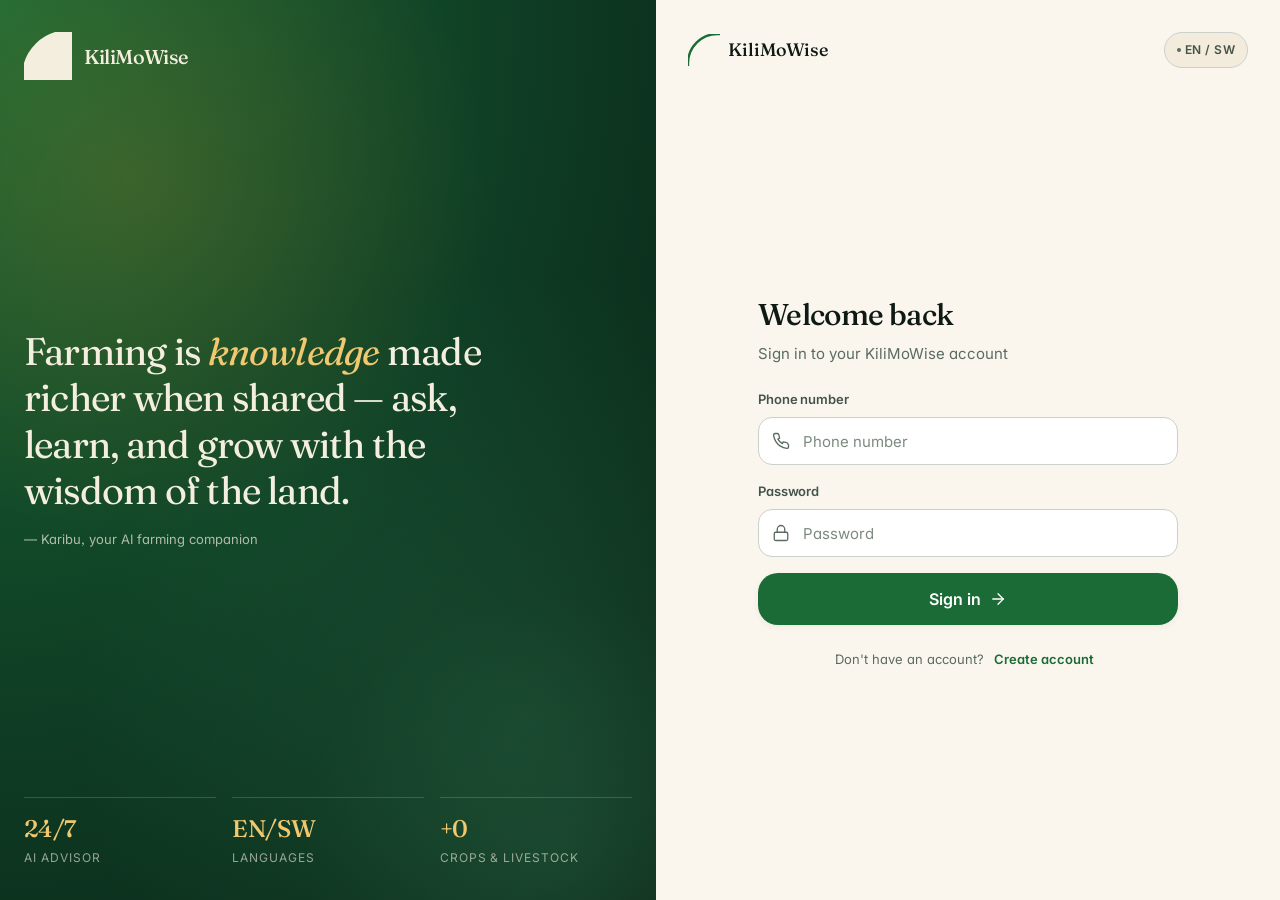
<file: frontend/profile.html>
<!DOCTYPE html>
<html lang="en">
<head>
  <meta charset="UTF-8">
  <meta name="viewport" content="width=device-width, initial-scale=1.0, viewport-fit=cover">
  <meta name="theme-color" content="#0e3a23" media="(prefers-color-scheme: light)">
  <meta name="theme-color" content="#0a0d0a" media="(prefers-color-scheme: dark)">
  <meta name="description" content="Your KiliMoWise profile and preferences">
  <meta name="apple-mobile-web-app-capable" content="yes">
  <meta name="apple-mobile-web-app-status-bar-style" content="black-translucent">

  <title data-i18n="profile.title">Profile · KiliMoWise</title>

  <link rel="manifest" href="manifest.json">
  <link rel="icon" type="image/svg+xml" href="icons/icon.svg">
  <link rel="apple-touch-icon" href="icons/apple-touch-icon.png">

  <link rel="preconnect" href="https://fonts.googleapis.com">
  <link rel="preconnect" href="https://fonts.gstatic.com" crossorigin>
  <link rel="stylesheet" href="https://fonts.googleapis.com/css2?family=Fraunces:opsz,wght@9..144,400;9..144,500;9..144,600&family=Inter:wght@400;500;600;700&family=JetBrains+Mono:wght@500;600&display=swap">

  <link rel="stylesheet" href="css/tokens.css">
  <link rel="stylesheet" href="css/app.css">

  <script src="config.js"></script>
  <script src="js/icons.js"></script>
  <script src="js/i18n.js"></script>
  <script src="js/utils.js"></script>
  <script src="js/api.js"></script>
  <script src="js/auth.js"></script>
  <script src="js/ui.js"></script>
  <script src="js/shell.js"></script>

  <script>
    if ('serviceWorker' in navigator) {
      window.addEventListener('load', function () { navigator.serviceWorker.register('service-worker.js').catch(function () {}); });
    }
  </script>
</head>
<body>
  <div data-topbar></div>

  <main class="page">
    <header class="page-header">
      <div>
        <small data-i18n="dashboard.heroEyebrow">Today on the farm</small>
        <h1 class="page-title" data-i18n="profile.title">Your profile</h1>
        <p class="text-secondary mt-2" style="max-width: 56ch;" data-i18n="profile.subtitle">Account details and farm snapshot</p>
      </div>
    </header>

    <section class="profile-hero fade-up">
      <span class="avatar" id="profileAvatar">—</span>
      <div style="flex: 1; min-width: 0;">
        <div class="profile-name" id="profileName">—</div>
        <div class="profile-meta" id="profileMeta" data-i18n="profile.signedInAs">Signed in as</div>
        <div class="profile-badges">
          <span class="badge"><span class="badge-dot"></span> <span data-i18n="common.online">Online</span></span>
          <span class="badge"><span id="versionBadge">v1.0.0</span></span>
        </div>
      </div>
    </section>

    <div class="stat-grid stagger mb-5">
      <div class="stat-tile">
        <div class="stat-icon" id="iconExp"></div>
        <div class="stat-label" data-i18n="dashboard.totalExpenses">Total expenses</div>
        <div class="stat-value num" id="statTotal">KES 0</div>
      </div>
      <div class="stat-tile alt">
        <div class="stat-icon" id="iconDiag"></div>
        <div class="stat-label" data-i18n="dashboard.recentDiagnosis">Recent diagnosis</div>
        <div class="stat-value stat-value-sm" id="statDiag">—</div>
      </div>
    </div>

    <section class="card fade-up" id="installCard" style="display: none;">
      <div class="flex items-center" style="gap: var(--s-3);">
        <span class="stat-icon" id="installIcon" style="background: var(--primary-soft); color: var(--primary);"></span>
        <div style="flex: 1; min-width: 0;">
          <div class="card-title" data-i18n="pwa.installTitle">Install KiliMoWise</div>
          <div class="card-subtitle" data-i18n="pwa.installSub">Get the full app experience on your device</div>
        </div>
        <button class="btn btn-primary btn-sm" id="installCta">
          <span data-i18n="pwa.installCta">Install</span>
        </button>
      </div>
      <div id="iosInstructions" class="hidden" style="margin-top: var(--s-3); padding: var(--s-3); background: var(--surface-2); border-radius: var(--r-md); font-size: var(--text-sm); color: var(--text-secondary);">
        <p style="margin: 0 0 var(--s-2);" data-i18n="pwa.iosStep1">Tap the Share button in Safari.</p>
        <p style="margin: 0 0 var(--s-2);" data-i18n="pwa.iosStep2">Scroll and tap "Add to Home Screen".</p>
        <p style="margin: 0;" data-i18n="pwa.iosStep3">Confirm by tapping "Add".</p>
      </div>
    </section>

    <section class="card fade-up">
      <div class="card-header">
        <div>
          <div class="eyebrow" data-i18n="profile.account">Account details</div>
          <div class="card-subtitle" data-i18n="profile.signedInAs">Signed in as</div>
        </div>
        <span class="badge primary" data-i18n="common.save">Saved</span>
      </div>
      <div class="kv-list">
        <div class="kv"><span class="kv-key" data-i18n="profile.phone">Phone</span><span class="kv-val" id="kvPhone">—</span></div>
        <div class="kv"><span class="kv-key" data-i18n="auth.firstName">First name</span><span class="kv-val" id="kvFirst">—</span></div>
        <div class="kv"><span class="kv-key" data-i18n="auth.lastName">Last name</span><span class="kv-val" id="kvLast">—</span></div>
        <div class="kv"><span class="kv-key" data-i18n="profile.dob">Date of birth</span><span class="kv-val" id="kvDob">—</span></div>
        <div class="kv"><span class="kv-key" data-i18n="profile.gender">Gender</span><span class="kv-val" id="kvGender">—</span></div>
        <div class="kv"><span class="kv-key" data-i18n="profile.location">Location</span><span class="kv-val" id="kvLocation">—</span></div>
        <div class="kv"><span class="kv-key" data-i18n="profile.memberSince">Member since</span><span class="kv-val" id="kvSince">—</span></div>
      </div>
    </section>

    <section class="card fade-up mt-5">
      <div class="card-header">
        <div>
          <div class="eyebrow" data-i18n="profile.preferences">Preferences</div>
          <div class="card-subtitle" data-i18n="profile.theme">Theme & language</div>
        </div>
      </div>

      <div class="field">
        <label class="field-label" data-i18n="profile.theme">Theme</label>
        <div class="segment" id="themeSegment" role="tablist">
          <button type="button" class="segment-item" data-value="light" role="tab">
            <span id="themeLightIcon" style="display:inline-flex;vertical-align:-3px;margin-right:6px;"></span>
            <span data-i18n="profile.themeLight">Light</span>
          </button>
          <button type="button" class="segment-item" data-value="dark" role="tab">
            <span id="themeDarkIcon" style="display:inline-flex;vertical-align:-3px;margin-right:6px;"></span>
            <span data-i18n="profile.themeDark">Dark</span>
          </button>
          <button type="button" class="segment-item" data-value="system" role="tab">
            <span id="themeSystemIcon" style="display:inline-flex;vertical-align:-3px;margin-right:6px;"></span>
            <span data-i18n="profile.themeSystem">System</span>
          </button>
        </div>
      </div>

      <div class="field">
        <label class="field-label" data-i18n="profile.language">Language</label>
        <div class="segment" id="langSegment" role="tablist">
          <button type="button" class="segment-item" data-value="en" role="tab">English</button>
          <button type="button" class="segment-item" data-value="sw" role="tab">Kiswahili</button>
        </div>
      </div>
    </section>

    <section class="card fade-up mt-5">
      <div class="card-header">
        <div>
          <div class="eyebrow" data-i18n="profile.about">About</div>
          <div class="card-subtitle" data-i18n="app.tagline">Smart AI Farm Assistant</div>
        </div>
      </div>
      <div class="kv-list">
        <div class="kv"><span class="kv-key" data-i18n="profile.version">Version</span><span class="kv-val" id="kvVersion">1.0.0</span></div>
        <div class="kv"><span class="kv-key" data-i18n="app.name">KiliMoWise</span><span class="kv-val">PWA · v1</span></div>
      </div>
      <button class="btn btn-outline btn-block mt-5" onclick="if (confirm(__('auth.logout') + '?')) logout()">
        <span id="logoutIcon"></span>
        <span data-i18n="profile.signOut">Sign out</span>
      </button>
    </section>
  </main>

  <script>
    function getInitials() {
      var n = (localStorage.getItem('kilimowise_name') || '').trim();
      var parts = n.split(/\s+/).filter(Boolean);
      if (parts.length === 0) return '—';
      if (parts.length === 1) return parts[0].charAt(0).toUpperCase();
      return (parts[0].charAt(0) + parts[parts.length - 1].charAt(0)).toUpperCase();
    }

    function getStoredThemePref() {
      try { return localStorage.getItem('kilimowise_theme') || 'system'; } catch (e) { return 'system'; }
    }

    function setStoredThemePref(v) {
      try { localStorage.setItem('kilimowise_theme', v); } catch (e) { /* ignore */ }
      var t = v === 'system'
        ? (window.matchMedia('(prefers-color-scheme: dark)').matches ? 'dark' : 'light')
        : v;
      window.setTheme(t);
    }

    function fmtDate(s) {
      if (!s) return '—';
      try { var d = new Date(s); if (isNaN(d.getTime())) return s; return d.toLocaleDateString('en-GB', { day: 'numeric', month: 'short', year: 'numeric' }); } catch (e) { return s; }
    }

    function fmtGender(g) {
      if (!g) return '—';
      return ({ MALE: 'Male', FEMALE: 'Female', OTHER: 'Other' }[g]) || g;
    }

    function applyProfileToUi(profile, fallbackName, fallbackPhone) {
      var name = profile.firstName ? ((profile.firstName + ' ' + (profile.lastName || '')).trim()) : (fallbackName || '—');
      var phone = profile.phoneNumber || fallbackPhone || '—';

      var parts = name.split(/\s+/).filter(Boolean);
      var first = parts[0] || '—';
      var last = parts.length > 1 ? parts.slice(1).join(' ') : '—';

      var av = document.getElementById('profileAvatar');
      var pn = document.getElementById('profileName');
      var pm = document.getElementById('profileMeta');
      var kp = document.getElementById('kvPhone');
      var kf = document.getElementById('kvFirst');
      var kl = document.getElementById('kvLast');
      var kd = document.getElementById('kvDob');
      var kg = document.getElementById('kvGender');
      var klo = document.getElementById('kvLocation');

      if (av) av.textContent = getInitials();
      if (pn) pn.textContent = name;
      if (pm) pm.textContent = __('profile.signedInAs') + ' ' + name;
      if (kp) kp.textContent = phone;
      if (kf) kf.textContent = first;
      if (kl) kl.textContent = last;
      if (kd) kd.textContent = fmtDate(profile.dob);
      if (kg) kg.textContent = fmtGender(profile.gender);
      if (klo) klo.textContent = profile.location || '—';
    }

    function loadProfile(forceRefresh) {
      var fid = getFarmerId();
      var name = localStorage.getItem('kilimowise_name') || '';
      var phone = localStorage.getItem('kilimowise_phone') || '';

      var cached = null;
      try { cached = JSON.parse(localStorage.getItem('kilimowise_profile') || 'null'); } catch (e) {}

      if (cached) {
        applyProfileToUi(cached, name, phone);
      } else {
        applyProfileToUi({}, name, phone);
      }

      if (!fid || typeof getFarmerProfile !== 'function') return;

      getFarmerProfile(fid).then(function (fresh) {
        if (!fresh) return;
        try { localStorage.setItem('kilimowise_profile', JSON.stringify(fresh)); } catch (e) {}
        if (fresh.phoneNumber) {
          try { localStorage.setItem('kilimowise_phone', fresh.phoneNumber); } catch (e) {}
        }
        if (fresh.firstName) {
          try { localStorage.setItem('kilimowise_first', fresh.firstName); } catch (e) {}
        }
        if (fresh.lastName) {
          try { localStorage.setItem('kilimowise_last', fresh.lastName); } catch (e) {}
        }
        if (fresh.dob) {
          try { localStorage.setItem('kilimowise_dob', fresh.dob); } catch (e) {}
        }
        if (fresh.gender) {
          try { localStorage.setItem('kilimowise_gender', fresh.gender); } catch (e) {}
        }
        if (fresh.location) {
          try { localStorage.setItem('kilimowise_location', fresh.location); } catch (e) {}
        }
        applyProfileToUi(fresh, name, phone);
      }).catch(function () { /* offline ok */ });
    }

    function loadExpensesTotal() {
      var fid = getFarmerId();
      if (!fid || typeof getExpenses !== 'function') return;
      getExpenses(fid).then(function (exps) {
        var total = (exps || []).reduce(function (s, e) { return s + (parseFloat(e.amount) || 0); }, 0);
        var el = document.getElementById('statTotal');
        if (el) el.textContent = formatCurrency(total);
      }).catch(function () {});
    }

    function loadRecentDiagnosis() {
      try {
        var hist = JSON.parse(localStorage.getItem('kilimowise_advice_history') || '[]');
        var el = document.getElementById('statDiag');
        if (el && hist.length > 0) el.textContent = hist[0].diagnosis || '—';
      } catch (e) { /* ignore */ }
    }

    document.addEventListener('DOMContentLoaded', function () {
      redirectIfNotLoggedIn();

      var placeIcon = function (el, name, size) { if (el) el.appendChild(window.svg(name, size || 18)); };
      placeIcon(document.getElementById('iconExp'), 'wallet', 18);
      placeIcon(document.getElementById('iconDiag'), 'leaf', 18);
      placeIcon(document.getElementById('themeLightIcon'), 'sun', 16);
      placeIcon(document.getElementById('themeDarkIcon'), 'moon', 16);
      placeIcon(document.getElementById('themeSystemIcon'), 'globe', 16);
      placeIcon(document.getElementById('logoutIcon'), 'log-out', 18);

      var installIcon = document.getElementById('installIcon');
      if (installIcon) installIcon.appendChild(window.svg('plus', 20));

      loadProfile(true);
      loadExpensesTotal();
      loadRecentDiagnosis();
      setupInstall();

      var since = localStorage.getItem('kilimowise_memberSince');
      if (!since) {
        var d = new Date();
        since = d.toLocaleDateString('en-GB', { year: 'numeric', month: 'short' });
        try { localStorage.setItem('kilimowise_memberSince', since); } catch (e) { /* ignore */ }
      }
      var ks = document.getElementById('kvSince');
      if (ks) ks.textContent = since;

      var currentPref = getStoredThemePref();
      var tSeg = document.getElementById('themeSegment');
      tSeg.querySelectorAll('.segment-item').forEach(function (b) {
        b.classList.toggle('active', b.getAttribute('data-value') === currentPref);
        b.addEventListener('click', function () {
          tSeg.querySelectorAll('.segment-item').forEach(function (x) { x.classList.remove('active'); });
          b.classList.add('active');
          setStoredThemePref(b.getAttribute('data-value'));
        });
      });

      var lSeg = document.getElementById('langSegment');
      lSeg.querySelectorAll('.segment-item').forEach(function (b) {
        b.classList.toggle('active', b.getAttribute('data-value') === currentLang);
        b.addEventListener('click', function () {
          lSeg.querySelectorAll('.segment-item').forEach(function (x) { x.classList.remove('active'); });
          b.classList.add('active');
          setLanguage(b.getAttribute('data-value'));
        });
      });
    });

    function setupInstall() {
      var card = document.getElementById('installCard');
      var cta = document.getElementById('installCta');
      var ios = document.getElementById('iosInstructions');
      if (!card) return;

      function refresh() {
        if (!window.pwa) return;
        if (window.pwa.isInstalled && window.pwa.isInstalled()) {
          card.style.display = 'none';
          return;
        }
        if (window.pwa.canInstall && window.pwa.canInstall()) {
          card.style.display = '';
        } else {
          card.style.display = 'none';
        }
      }

      window.addEventListener('kmw:installavailable', refresh);
      window.addEventListener('kmw:installed', function () {
        card.style.display = 'none';
        if (window.showToast) window.showToast(__('pwa.installed'), 'success');
      });

      refresh();

      if (cta) {
        cta.addEventListener('click', function () {
          if (!window.pwa || !window.pwa.promptInstall) return;
          window.pwa.promptInstall().then(function (r) {
            if (r && r.ios) {
              if (ios) ios.classList.remove('hidden');
            }
          });
        });
      }
    }

    window.addEventListener('pageshow', function (e) {
      if (e.persisted) {
        loadProfile(true);
        loadExpensesTotal();
        loadRecentDiagnosis();
      }
    });
    window.addEventListener('focus', function () { loadProfile(true); });
  </script>
</body>
</html>
</file>
<file: frontend/css/tokens.css>
/* =====================================================================
   KiliMoWise — Design Tokens
   Light + Dark themes via [data-theme] on <html>
   ===================================================================== */

:root,
[data-theme="light"] {
  /* ---------- INK (text) ---------- */
  --ink-950: #0f1a14;
  --ink-800: #1c2a22;
  --ink-700: #2c3a32;
  --ink-600: #44544a;
  --ink-500: #5b6b61;
  --ink-400: #7d8a80;
  --ink-300: #a3b1a8;
  --ink-200: #c8d2cb;
  --ink-100: #e3eae5;

  /* ---------- FOREST (primary green) ---------- */
  --forest-950: #082014;
  --forest-900: #0e3a23;
  --forest-800: #155228;
  --forest-700: #1a6b35;
  --forest-600: #228547;
  --forest-500: #2a8a4f;
  --forest-400: #4ba872;
  --forest-300: #6db986;
  --forest-200: #a4d4b2;
  --forest-100: #d8ecdf;
  --forest-50:  #eff7f1;

  /* ---------- HARVEST (gold/amber accent) ---------- */
  --harvest-900: #5a3a0c;
  --harvest-700: #a06b1a;
  --harvest-600: #c0821f;
  --harvest-500: #d99c2c;
  --harvest-400: #e8b754;
  --harvest-300: #f0c870;
  --harvest-200: #f7deaa;
  --harvest-100: #faecc7;

  /* ---------- CLAY (warm neutral surfaces) ---------- */
  --clay-50:  #faf6ee;
  --clay-100: #f3ecdc;
  --clay-200: #e7d9bf;
  --clay-300: #c8b88f;
  --clay-400: #8a7a55;

  /* ---------- SIGNAL ---------- */
  --terra-700: #8a3a1a;
  --terra-500: #b85a2e;
  --terra-100: #f8d8c5;
  --sky-700:   #2a5e80;
  --sky-500:   #3a7ca5;
  --sky-100:   #d3e6f0;
  --moss-500:  #2d5a3d;
  --moss-100:  #d6e4dc;

  /* ---------- SEMANTIC ALIASES ---------- */
  --bg:           var(--clay-50);
  --bg-tint:      var(--forest-50);
  --surface:      #ffffff;
  --surface-2:    var(--clay-100);
  --surface-3:    var(--clay-200);
  --text:         var(--ink-950);
  --text-secondary: var(--ink-600);
  --text-muted:   var(--ink-500);
  --text-soft:    var(--ink-400);
  --border:       var(--ink-200);
  --border-soft:  var(--ink-100);
  --border-strong: var(--ink-300);

  --primary:        var(--forest-700);
  --primary-hover:  var(--forest-800);
  --primary-active: var(--forest-900);
  --primary-soft:   var(--forest-100);
  --primary-fg:     #ffffff;

  --accent:        var(--harvest-600);
  --accent-soft:   var(--harvest-100);
  --accent-fg:     var(--harvest-900);

  --danger:        var(--terra-500);
  --danger-soft:   var(--terra-100);
  --info:          var(--sky-500);
  --info-soft:     var(--sky-100);
  --success:       var(--forest-500);
  --success-soft:  var(--forest-100);

  /* ---------- SHADOWS (warm, not blue-grey) ---------- */
  --shadow-xs: 0 1px 2px rgba(14, 58, 35, 0.05);
  --shadow-sm: 0 2px 6px rgba(14, 58, 35, 0.06);
  --shadow-md: 0 6px 16px rgba(14, 58, 35, 0.08);
  --shadow-lg: 0 16px 32px rgba(14, 58, 35, 0.10);
  --shadow-xl: 0 28px 56px rgba(14, 58, 35, 0.14);
  --shadow-glow: 0 12px 28px rgba(26, 107, 53, 0.22);
  --shadow-glow-warm: 0 12px 28px rgba(192, 130, 31, 0.24);
  --shadow-inset: inset 0 1px 2px rgba(14, 58, 35, 0.06);

  /* ---------- RADIUS ---------- */
  --r-xs: 6px;
  --r-sm: 10px;
  --r-md: 14px;
  --r-lg: 20px;
  --r-xl: 28px;
  --r-2xl: 36px;
  --r-full: 9999px;

  /* ---------- SPACING ---------- */
  --s-1: 0.25rem;
  --s-2: 0.5rem;
  --s-3: 0.75rem;
  --s-4: 1rem;
  --s-5: 1.25rem;
  --s-6: 1.5rem;
  --s-7: 1.75rem;
  --s-8: 2rem;
  --s-10: 2.5rem;
  --s-12: 3rem;
  --s-16: 4rem;
  --s-20: 5rem;

  /* ---------- TYPOGRAPHY ---------- */
  --font-display: 'Fraunces', 'Iowan Old Style', Georgia, serif;
  --font-sans: 'Inter', -apple-system, BlinkMacSystemFont, 'Segoe UI', Roboto, sans-serif;
  --font-mono: 'JetBrains Mono', 'SF Mono', 'Menlo', monospace;

  --text-xs: 0.75rem;
  --text-sm: 0.8125rem;
  --text-base: 0.9375rem;
  --text-md: 1rem;
  --text-lg: 1.125rem;
  --text-xl: 1.25rem;
  --text-2xl: 1.5rem;
  --text-3xl: 1.875rem;
  --text-4xl: 2.25rem;
  --text-5xl: 3rem;
  --text-6xl: 3.75rem;

  --leading-tight: 1.15;
  --leading-snug: 1.3;
  --leading-base: 1.55;
  --leading-relaxed: 1.7;

  --tracking-tighter: -0.04em;
  --tracking-tight: -0.02em;
  --tracking-normal: 0;
  --tracking-wide: 0.04em;
  --tracking-wider: 0.08em;

  /* ---------- MOTION ---------- */
  --ease-out: cubic-bezier(0.16, 1, 0.3, 1);
  --ease-in-out: cubic-bezier(0.65, 0, 0.35, 1);
  --ease-spring: cubic-bezier(0.34, 1.56, 0.64, 1);
  --dur-fast: 120ms;
  --dur-base: 200ms;
  --dur-slow: 360ms;
  --dur-slower: 600ms;

  /* ---------- LAYOUT ---------- */
  --shell-topbar: 60px;
  --shell-sidebar: 248px;
  --shell-bottomnav: 72px;
  --content-max: 920px;
  --content-narrow: 640px;

  /* ---------- GRADIENTS ---------- */
  --grad-hero: radial-gradient(ellipse at top left, var(--forest-700) 0%, var(--forest-900) 60%, var(--forest-950) 100%);
  --grad-warm: linear-gradient(135deg, var(--harvest-500) 0%, var(--harvest-700) 100%);
  --grad-sprout: linear-gradient(135deg, var(--forest-400) 0%, var(--forest-600) 100%);
  --grad-paper: linear-gradient(180deg, transparent 0%, rgba(250, 246, 238, 0.4) 100%);
}

[data-theme="dark"] {
  --ink-950: #f3eedd;
  --ink-800: #e1d8be;
  --ink-700: #c2bba1;
  --ink-600: #9c9a86;
  --ink-500: #777366;
  --ink-400: #54513f;
  --ink-300: #3a3729;
  --ink-200: #25241c;
  --ink-100: #181810;

  --forest-50:  #0a1a12;
  --forest-100: #102a1c;
  --forest-200: #163b27;
  --forest-300: #1f5438;
  --forest-400: #2e7d4f;
  --forest-500: #4ba872;
  --forest-600: #6dc78f;
  --forest-700: #8fd6a8;
  --forest-800: #b3e3c2;
  --forest-900: #d4eedb;
  --forest-950: #e7f6ec;

  --harvest-100: #3a2a10;
  --harvest-200: #523a16;
  --harvest-300: #7a5420;
  --harvest-400: #a87228;
  --harvest-500: #d99c2c;
  --harvest-600: #e8b754;
  --harvest-700: #f0c870;
  --harvest-800: #f7deaa;
  --harvest-900: #faecc7;

  --clay-50:  #0a0d0a;
  --clay-100: #121712;
  --clay-200: #1c241d;
  --clay-300: #2a332a;
  --clay-400: #4a5147;

  --bg:           #0a0d0a;
  --bg-tint:      #0f1611;
  --surface:      #131a14;
  --surface-2:    #1a231c;
  --surface-3:    #243027;
  --text:         #f3eedd;
  --text-secondary: #c2bba1;
  --text-muted:   #9c9a86;
  --text-soft:    #777366;
  --border:       #2a342b;
  --border-soft:  #1c241d;
  --border-strong: #3a4538;

  --primary:        var(--forest-500);
  --primary-hover:  var(--forest-400);
  --primary-active: var(--forest-600);
  --primary-soft:   var(--forest-100);
  --primary-fg:     #0a1a12;

  --accent:        var(--harvest-500);
  --accent-soft:   var(--harvest-100);
  --accent-fg:     var(--harvest-800);

  --danger:        #d97a4a;
  --danger-soft:   #3a1f12;
  --info:          #6ba8c7;
  --info-soft:     #1a2c38;
  --success:       #6dc78f;
  --success-soft:  #102a1c;

  --shadow-xs: 0 1px 2px rgba(0, 0, 0, 0.3);
  --shadow-sm: 0 2px 6px rgba(0, 0, 0, 0.35);
  --shadow-md: 0 6px 16px rgba(0, 0, 0, 0.4);
  --shadow-lg: 0 16px 32px rgba(0, 0, 0, 0.45);
  --shadow-xl: 0 28px 56px rgba(0, 0, 0, 0.5);
  --shadow-glow: 0 12px 28px rgba(75, 168, 114, 0.3);
  --shadow-glow-warm: 0 12px 28px rgba(217, 156, 44, 0.3);

  --grad-hero: radial-gradient(ellipse at top left, #1f5438 0%, #0a1a12 60%, #060a07 100%);
  --grad-paper: linear-gradient(180deg, transparent 0%, rgba(10, 13, 10, 0.4) 100%);
}

@media (prefers-color-scheme: dark) {
  :root:not([data-theme]) {
    color-scheme: dark;
    --bg:           #0a0d0a;
    --bg-tint:      #0f1611;
    --surface:      #131a14;
    --surface-2:    #1a231c;
    --surface-3:    #243027;
    --text:         #f3eedd;
    --text-secondary: #c2bba1;
    --text-muted:   #9c9a86;
    --text-soft:    #777366;
    --border:       #2a342b;
    --border-soft:  #1c241d;
    --border-strong: #3a4538;
    --primary:        #4ba872;
    --primary-hover:  #6dc78f;
    --primary-active: #8fd6a8;
    --primary-soft:   #102a1c;
    --primary-fg:     #0a1a12;
    --accent:        #d99c2c;
    --accent-soft:   #3a2a10;
    --accent-fg:     #f7deaa;
    --danger:        #d97a4a;
    --danger-soft:   #3a1f12;
    --info:          #6ba8c7;
    --info-soft:     #1a2c38;
    --success:       #6dc78f;
    --success-soft:  #102a1c;
    --shadow-xs: 0 1px 2px rgba(0,0,0,0.3);
    --shadow-sm: 0 2px 6px rgba(0,0,0,0.35);
    --shadow-md: 0 6px 16px rgba(0,0,0,0.4);
    --shadow-lg: 0 16px 32px rgba(0,0,0,0.45);
    --shadow-xl: 0 28px 56px rgba(0,0,0,0.5);
    --shadow-glow: 0 12px 28px rgba(75, 168, 114, 0.3);
    --grad-hero: radial-gradient(ellipse at top left, #1f5438 0%, #0a1a12 60%, #060a07 100%);
  }
}

@media (prefers-reduced-motion: reduce) {
  :root {
    --dur-fast: 0ms;
    --dur-base: 0ms;
    --dur-slow: 0ms;
    --dur-slower: 0ms;
  }
}
</file>
<file: frontend/css/app.css>
/* =====================================================================
   KiliMoWise — Base + Components + Layout
   Mobile-first. Desktop sidebar kicks in at >=1024px.
   ===================================================================== */

*, *::before, *::after { box-sizing: border-box; margin: 0; padding: 0; }

html {
  font-size: 16px;
  -webkit-text-size-adjust: 100%;
  scroll-behavior: smooth;
  -webkit-tap-highlight-color: transparent;
}

body {
  font-family: var(--font-sans);
  font-size: var(--text-base);
  line-height: var(--leading-base);
  color: var(--text);
  background: var(--bg);
  min-height: 100vh;
  min-height: 100dvh;
  -webkit-font-smoothing: antialiased;
  -moz-osx-font-smoothing: grayscale;
  font-feature-settings: 'cv11', 'ss01', 'ss03';
  font-variant-ligatures: contextual;
  padding-bottom: calc(var(--shell-bottomnav) + env(safe-area-inset-bottom, 0) + 8px);
  text-rendering: optimizeLegibility;
}

body[data-auth], body.no-nav { padding-bottom: 0; }
body.has-sheet-open { overflow: hidden; }

@media (min-width: 1024px) {
  body { padding-bottom: 0; padding-left: var(--shell-sidebar); }
}

img, svg { max-width: 100%; height: auto; display: block; }

a {
  color: var(--primary);
  text-decoration: none;
  text-underline-offset: 2px;
}
a:hover { text-decoration: underline; }

button { font: inherit; color: inherit; background: none; border: 0; cursor: pointer; -webkit-appearance: none; }
input, select, textarea { font: inherit; color: inherit; }

::selection { background: var(--primary-soft); color: var(--primary-active); }

.hidden { display: none !important; }
.sr-only {
  position: absolute; width: 1px; height: 1px; padding: 0; margin: -1px;
  overflow: hidden; clip: rect(0,0,0,0); white-space: nowrap; border: 0;
}

/* =====================================================================
   TYPOGRAPHY
   ===================================================================== */

.display {
  font-family: var(--font-display);
  font-weight: 500;
  font-style: normal;
  letter-spacing: var(--tracking-tight);
  line-height: var(--leading-tight);
  font-variation-settings: 'opsz' 144, 'SOFT' 100;
}

.display-1 { font-family: var(--font-display); font-size: var(--text-5xl); font-weight: 400; line-height: var(--leading-tight); letter-spacing: var(--tracking-tighter); }
.display-2 { font-family: var(--font-display); font-size: var(--text-4xl); font-weight: 500; line-height: var(--leading-tight); letter-spacing: var(--tracking-tight); }
.display-3 { font-family: var(--font-display); font-size: var(--text-3xl); font-weight: 500; line-height: var(--leading-snug); letter-spacing: var(--tracking-tight); }

h1, h2, h3, h4 { color: var(--text); font-weight: 600; line-height: var(--leading-snug); letter-spacing: var(--tracking-tight); }
h1 { font-size: var(--text-2xl); }
h2 { font-size: var(--text-xl); }
h3 { font-size: var(--text-lg); }

.eyebrow {
  font-size: var(--text-xs);
  font-weight: 600;
  letter-spacing: var(--tracking-wider);
  text-transform: uppercase;
  color: var(--text-muted);
}

.eyebrow.accent { color: var(--accent); }
.eyebrow.primary { color: var(--primary); }

.text-secondary { color: var(--text-secondary); }
.text-muted { color: var(--text-muted); }
.text-soft { color: var(--text-soft); }
.text-primary { color: var(--primary); }
.text-accent { color: var(--accent); }
.text-danger { color: var(--danger); }
.text-success { color: var(--success); }

.num {
  font-family: var(--font-mono);
  font-feature-settings: 'tnum', 'lnum';
  font-variant-numeric: tabular-nums;
  letter-spacing: -0.01em;
}

.mono { font-family: var(--font-mono); }

a.subtle { color: inherit; text-decoration: none; }
a.subtle:hover { color: var(--primary); }

/* =====================================================================
   APP SHELL — topbar + sidebar (desktop) + bottom nav (mobile)
   ===================================================================== */

.app-shell {
  min-height: 100vh;
  min-height: 100dvh;
}

.topbar {
  position: sticky;
  top: 0;
  z-index: 50;
  display: flex;
  align-items: center;
  gap: var(--s-3);
  height: var(--shell-topbar);
  padding: 0 var(--s-4);
  background: color-mix(in srgb, var(--bg) 86%, transparent);
  backdrop-filter: saturate(180%) blur(20px);
  -webkit-backdrop-filter: saturate(180%) blur(20px);
  border-bottom: 1px solid var(--border-soft);
}

.topbar-title {
  font-family: var(--font-display);
  font-size: var(--text-lg);
  font-weight: 500;
  letter-spacing: var(--tracking-tight);
  color: var(--text);
  flex: 1;
  min-width: 0;
  overflow: hidden;
  text-overflow: ellipsis;
  white-space: nowrap;
}

.topbar-title .subtitle {
  display: block;
  font-family: var(--font-sans);
  font-size: var(--text-xs);
  font-weight: 500;
  color: var(--text-muted);
  letter-spacing: var(--tracking-wide);
  text-transform: uppercase;
  margin-top: 1px;
}

.topbar-actions {
  display: flex;
  align-items: center;
  gap: var(--s-2);
}

.topbar-back {
  display: inline-flex;
  align-items: center;
  justify-content: center;
  width: 36px;
  height: 36px;
  border-radius: var(--r-full);
  color: var(--text-secondary);
  transition: background var(--dur-fast) var(--ease-out), color var(--dur-fast) var(--ease-out);
}
.topbar-back:hover { background: var(--surface-2); color: var(--text); }

@media (min-width: 1024px) {
  .topbar { padding: 0 var(--s-8); }
}

/* ---- SIDEBAR (desktop only) ---- */
.sidebar {
  display: none;
  position: fixed;
  top: 0;
  left: 0;
  bottom: 0;
  width: var(--shell-sidebar);
  padding: var(--s-5) var(--s-4);
  background: var(--surface);
  border-right: 1px solid var(--border-soft);
  flex-direction: column;
  z-index: 40;
  overflow-y: auto;
}

.sidebar-brand {
  display: flex;
  align-items: center;
  gap: var(--s-3);
  padding: var(--s-2) var(--s-3);
  margin-bottom: var(--s-6);
}

.sidebar-brand .brand-mark {
  width: 40px;
  height: 40px;
  flex-shrink: 0;
}

.sidebar-brand-name {
  font-family: var(--font-display);
  font-size: var(--text-lg);
  font-weight: 500;
  letter-spacing: var(--tracking-tight);
  color: var(--text);
  line-height: 1.1;
}

.sidebar-brand-tag {
  font-size: 0.6875rem;
  color: var(--text-muted);
  letter-spacing: var(--tracking-wider);
  text-transform: uppercase;
  margin-top: 2px;
}

.sidebar-nav {
  display: flex;
  flex-direction: column;
  gap: var(--s-1);
}

.sidebar-section-label {
  font-size: 0.6875rem;
  font-weight: 600;
  letter-spacing: var(--tracking-wider);
  text-transform: uppercase;
  color: var(--text-soft);
  padding: var(--s-4) var(--s-3) var(--s-2);
}

.sidebar-link {
  display: flex;
  align-items: center;
  gap: var(--s-3);
  padding: 10px var(--s-3);
  border-radius: var(--r-md);
  font-size: var(--text-base);
  font-weight: 500;
  color: var(--text-secondary);
  text-decoration: none;
  transition: background var(--dur-fast) var(--ease-out), color var(--dur-fast) var(--ease-out);
  position: relative;
}

.sidebar-link:hover { background: var(--surface-2); color: var(--text); text-decoration: none; }
.sidebar-link.active {
  background: var(--primary-soft);
  color: var(--primary-active);
  font-weight: 600;
}
.sidebar-link.active::before {
  content: '';
  position: absolute;
  left: -16px;
  top: 50%;
  transform: translateY(-50%);
  width: 3px;
  height: 18px;
  background: var(--primary);
  border-radius: 0 2px 2px 0;
}

.sidebar-link .icon { color: currentColor; opacity: 0.85; }
.sidebar-link.active .icon { opacity: 1; }

.sidebar-footer {
  margin-top: auto;
  padding-top: var(--s-4);
  border-top: 1px solid var(--border-soft);
}

.sidebar-user {
  display: flex;
  align-items: center;
  gap: var(--s-3);
  padding: var(--s-3);
  border-radius: var(--r-md);
}

.avatar {
  width: 36px;
  height: 36px;
  border-radius: var(--r-full);
  background: var(--grad-sprout);
  color: var(--primary-fg);
  display: inline-flex;
  align-items: center;
  justify-content: center;
  font-weight: 600;
  font-size: var(--text-sm);
  letter-spacing: 0.02em;
  flex-shrink: 0;
}

.sidebar-user-info { min-width: 0; flex: 1; }
.sidebar-user-name { font-weight: 600; font-size: var(--text-sm); overflow: hidden; text-overflow: ellipsis; white-space: nowrap; }
.sidebar-user-meta { font-size: 0.75rem; color: var(--text-muted); }

@media (min-width: 1024px) {
  .sidebar { display: flex; }
}

/* ---- BOTTOM NAV (mobile only) ---- */
.bottomnav {
  position: fixed;
  bottom: calc(12px + env(safe-area-inset-bottom, 0));
  left: 12px;
  right: 12px;
  z-index: 60;
  display: grid;
  grid-template-columns: repeat(4, 1fr);
  gap: 4px;
  height: var(--shell-bottomnav);
  padding: 6px;
  background: color-mix(in srgb, var(--surface) 92%, transparent);
  backdrop-filter: saturate(180%) blur(20px);
  -webkit-backdrop-filter: saturate(180%) blur(20px);
  border: 1px solid var(--border);
  border-radius: var(--r-xl);
  box-shadow: var(--shadow-lg);
}

.bottomnav-item {
  display: flex;
  flex-direction: column;
  align-items: center;
  justify-content: center;
  gap: 2px;
  font-size: 0.6875rem;
  font-weight: 600;
  color: var(--text-soft);
  border-radius: var(--r-lg);
  text-decoration: none;
  transition: background var(--dur-fast) var(--ease-out), color var(--dur-fast) var(--ease-out);
  position: relative;
}

.bottomnav-item:hover { color: var(--text); text-decoration: none; }
.bottomnav-item.active {
  background: var(--primary);
  color: var(--primary-fg);
}

.bottomnav-item .icon { transition: transform var(--dur-base) var(--ease-spring); }
.bottomnav-item:active .icon { transform: scale(0.9); }

@media (min-width: 1024px) {
  .bottomnav { display: none; }
}

/* =====================================================================
   PAGE LAYOUT
   ===================================================================== */

.page {
  width: 100%;
  max-width: var(--content-max);
  margin: 0 auto;
  padding: var(--s-5) var(--s-4) var(--s-12);
}

.page-narrow { max-width: var(--content-narrow); }

@media (min-width: 640px) {
  .page { padding: var(--s-7) var(--s-6) var(--s-12); }
}
@media (min-width: 1024px) {
  .page { padding: var(--s-8) var(--s-8) var(--s-12); }
}

@media (max-width: 380px) {
  .page { padding: var(--s-4) var(--s-3) calc(var(--s-12) + env(safe-area-inset-bottom, 0)); }
  .hero { padding: var(--s-5) var(--s-4); border-radius: var(--r-md); }
  .hero-title { font-size: var(--text-2xl); }
  .stat-tile { padding: var(--s-3); }
  .stat-value { font-size: var(--text-base); }
  .stat-value-sm { font-size: var(--text-sm); }
  .btn-lg { padding: var(--s-3) var(--s-4); font-size: var(--text-sm); }
  .card { padding: var(--s-4); border-radius: var(--r-md); }
  .segment-item { padding: var(--s-2) var(--s-3); font-size: var(--text-sm); }
  .input, .select, .textarea { font-size: 16px; }
  .nav-pill { width: 60px; height: 60px; }
  .toast-stack { left: 12px; right: 12px; }
  .toast { padding: var(--s-3) var(--s-3); }
}

.page-header {
  display: flex;
  align-items: flex-end;
  justify-content: space-between;
  gap: var(--s-4);
  margin-bottom: var(--s-6);
  flex-wrap: wrap;
}

.page-title {
  font-family: var(--font-display);
  font-size: var(--text-3xl);
  font-weight: 500;
  letter-spacing: var(--tracking-tight);
  line-height: var(--leading-tight);
}

.page-title small {
  display: block;
  font-family: var(--font-sans);
  font-size: var(--text-sm);
  font-weight: 500;
  color: var(--text-muted);
  letter-spacing: var(--tracking-wide);
  text-transform: uppercase;
  margin-bottom: var(--s-1);
}

.page-actions { display: flex; gap: var(--s-2); flex-shrink: 0; }

@media (min-width: 1024px) {
  .page-title { font-size: var(--text-4xl); }
}

/* =====================================================================
   BUTTONS
   ===================================================================== */

.btn {
  display: inline-flex;
  align-items: center;
  justify-content: center;
  gap: var(--s-2);
  padding: 0 var(--s-5);
  height: 44px;
  border-radius: var(--r-md);
  font-size: var(--text-base);
  font-weight: 600;
  letter-spacing: -0.005em;
  cursor: pointer;
  white-space: nowrap;
  -webkit-tap-highlight-color: transparent;
  transition: background var(--dur-fast) var(--ease-out), border-color var(--dur-fast) var(--ease-out), color var(--dur-fast) var(--ease-out), transform var(--dur-fast) var(--ease-out), box-shadow var(--dur-base) var(--ease-out);
  border: 1.5px solid transparent;
  user-select: none;
  text-decoration: none;
}

.btn:focus-visible { outline: 2px solid var(--primary); outline-offset: 2px; }
.btn:active:not(:disabled) { transform: scale(0.97); }
.btn:disabled { opacity: 0.5; cursor: not-allowed; pointer-events: none; }

.btn-primary {
  background: var(--primary);
  color: var(--primary-fg);
  box-shadow: var(--shadow-sm);
}
.btn-primary:hover { background: var(--primary-hover); box-shadow: var(--shadow-md); }

.btn-accent {
  background: var(--accent);
  color: #1a1208;
  box-shadow: var(--shadow-sm);
}
.btn-accent:hover { background: var(--harvest-700); color: #fff; }

.btn-ghost {
  background: var(--surface-2);
  color: var(--text);
}
.btn-ghost:hover { background: var(--surface-3); }

.btn-outline {
  background: transparent;
  border-color: var(--border-strong);
  color: var(--text);
}
.btn-outline:hover { background: var(--surface-2); border-color: var(--primary); color: var(--primary); }

.btn-link {
  background: transparent;
  color: var(--primary);
  height: auto;
  padding: 4px 6px;
  border-radius: var(--r-sm);
  font-weight: 600;
}
.btn-link:hover { background: var(--primary-soft); }

.btn-danger { background: var(--danger); color: #fff; }
.btn-danger:hover { background: var(--terra-700); }

.btn-sm { height: 36px; padding: 0 var(--s-4); font-size: var(--text-sm); }
.btn-lg { height: 52px; padding: 0 var(--s-6); font-size: var(--text-md); border-radius: var(--r-lg); }
.btn-block { width: 100%; }
.btn-icon { width: 44px; padding: 0; }
.btn-icon.btn-sm { width: 36px; }

/* Theme toggle / Lang pill */
.pill-toggle {
  display: inline-flex;
  align-items: center;
  gap: 4px;
  height: 36px;
  padding: 0 12px;
  background: var(--surface-2);
  color: var(--text-secondary);
  border: 1px solid var(--border);
  border-radius: var(--r-full);
  font-size: var(--text-xs);
  font-weight: 600;
  letter-spacing: var(--tracking-wide);
  text-transform: uppercase;
  transition: all var(--dur-fast) var(--ease-out);
}
.pill-toggle:hover { background: var(--surface-3); color: var(--text); border-color: var(--border-strong); }
.pill-toggle .dot { width: 4px; height: 4px; border-radius: var(--r-full); background: var(--text-muted); }

/* =====================================================================
   CARDS
   ===================================================================== */

.card {
  background: var(--surface);
  border: 1px solid var(--border-soft);
  border-radius: var(--r-lg);
  padding: var(--s-5);
  transition: border-color var(--dur-base) var(--ease-out), box-shadow var(--dur-base) var(--ease-out), transform var(--dur-base) var(--ease-out);
}

.card.interactive { cursor: pointer; }
.card.interactive:hover { border-color: var(--border-strong); box-shadow: var(--shadow-md); transform: translateY(-1px); }
.card.interactive:active { transform: translateY(0); }

.card-header {
  display: flex;
  align-items: center;
  justify-content: space-between;
  gap: var(--s-3);
  margin-bottom: var(--s-4);
}

.card-title {
  font-family: var(--font-display);
  font-size: var(--text-lg);
  font-weight: 500;
  letter-spacing: var(--tracking-tight);
  color: var(--text);
}

.card-subtitle {
  font-size: var(--text-sm);
  color: var(--text-muted);
  margin-top: 2px;
}

.card-elevated { box-shadow: var(--shadow-sm); }
.card-feature {
  background: var(--grad-hero);
  color: #f3eedd;
  border: 0;
  box-shadow: var(--shadow-lg);
  position: relative;
  overflow: hidden;
}
.card-feature::before {
  content: '';
  position: absolute;
  inset: 0;
  background:
    radial-gradient(circle at 0% 0%, rgba(192, 130, 31, 0.18) 0%, transparent 50%),
    radial-gradient(circle at 100% 100%, rgba(75, 168, 114, 0.12) 0%, transparent 50%);
  pointer-events: none;
}
.card-feature > * { position: relative; z-index: 1; }
.card-feature .card-title { color: #f3eedd; }
.card-feature .text-secondary { color: rgba(243, 238, 221, 0.78); }
.card-feature .eyebrow { color: var(--harvest-300); }

/* =====================================================================
   STAT TILES
   ===================================================================== */

.stat-grid {
  display: grid;
  grid-template-columns: 1fr 1fr;
  gap: var(--s-3);
}

.stat-tile {
  background: var(--surface);
  border: 1px solid var(--border-soft);
  border-radius: var(--r-lg);
  padding: var(--s-4) var(--s-5);
  display: flex;
  flex-direction: column;
  gap: var(--s-2);
  position: relative;
  overflow: hidden;
  transition: border-color var(--dur-base) var(--ease-out), box-shadow var(--dur-base) var(--ease-out);
}

.stat-tile:hover { border-color: var(--border-strong); box-shadow: var(--shadow-xs); }

.stat-tile .stat-icon {
  width: 32px;
  height: 32px;
  border-radius: var(--r-md);
  background: var(--primary-soft);
  color: var(--primary);
  display: inline-flex;
  align-items: center;
  justify-content: center;
  margin-bottom: var(--s-1);
}

.stat-tile.alt .stat-icon { background: var(--accent-soft); color: var(--accent); }
.stat-tile.info .stat-icon { background: var(--info-soft); color: var(--info); }
.stat-tile.danger .stat-icon { background: var(--danger-soft); color: var(--danger); }

.stat-label {
  font-size: 0.6875rem;
  font-weight: 600;
  letter-spacing: var(--tracking-wider);
  text-transform: uppercase;
  color: var(--text-muted);
}

.stat-value {
  font-family: var(--font-display);
  font-size: var(--text-2xl);
  font-weight: 500;
  letter-spacing: var(--tracking-tight);
  color: var(--text);
  line-height: 1.1;
  font-variant-numeric: tabular-nums;
  font-feature-settings: 'tnum', 'lnum';
}

.stat-value-sm { font-size: var(--text-md); font-weight: 600; }
.stat-value-muted { color: var(--text-muted); }
.stat-value-up { color: var(--danger); }
.stat-value-down { color: var(--success); }

.stat-delta {
  display: inline-flex;
  align-items: center;
  gap: 4px;
  font-family: var(--font-mono);
  font-size: var(--text-xs);
  font-weight: 600;
  letter-spacing: 0;
  color: var(--text-muted);
}
.stat-delta.up { color: var(--danger); }
.stat-delta.down { color: var(--success); }

/* Hero stat (full width) */
.stat-hero {
  background: var(--surface);
  border: 1px solid var(--border-soft);
  border-radius: var(--r-xl);
  padding: var(--s-6) var(--s-5);
  text-align: center;
  position: relative;
  overflow: hidden;
}
.stat-hero::before {
  content: '';
  position: absolute;
  inset: 0;
  background: var(--grad-paper);
  pointer-events: none;
}
.stat-hero > * { position: relative; }
.stat-hero .stat-value { font-size: var(--text-4xl); margin: var(--s-2) 0; }
.stat-hero .stat-label { display: block; }

/* =====================================================================
   FORMS
   ===================================================================== */

.field { margin-bottom: var(--s-4); }
.field-label {
  display: block;
  font-size: var(--text-sm);
  font-weight: 600;
  color: var(--text-secondary);
  margin-bottom: var(--s-2);
  letter-spacing: -0.005em;
}

.input,
.select,
textarea.input {
  width: 100%;
  padding: 0 var(--s-4);
  height: 48px;
  background: var(--surface);
  border: 1.5px solid var(--border);
  border-radius: var(--r-md);
  font-size: var(--text-base);
  color: var(--text);
  -webkit-appearance: none;
  appearance: none;
  transition: border-color var(--dur-fast) var(--ease-out), box-shadow var(--dur-fast) var(--ease-out), background var(--dur-fast) var(--ease-out);
  font-family: inherit;
}

textarea.input {
  height: auto;
  min-height: 110px;
  padding: var(--s-3) var(--s-4);
  line-height: var(--leading-base);
  resize: vertical;
}

.input::placeholder, textarea.input::placeholder { color: var(--text-soft); }

.input:hover, .select:hover, textarea.input:hover { border-color: var(--border-strong); }

.input:focus, .select:focus, textarea.input:focus {
  outline: none;
  border-color: var(--primary);
  box-shadow: 0 0 0 4px color-mix(in srgb, var(--primary) 18%, transparent);
}

.input:disabled, .select:disabled, textarea.input:disabled {
  background: var(--surface-2);
  cursor: not-allowed;
  opacity: 0.7;
}

.select {
  background-image: url("data:image/svg+xml,%3Csvg xmlns='http://www.w3.org/2000/svg' viewBox='0 0 12 8' fill='none'%3E%3Cpath d='M1 1.5L6 6.5L11 1.5' stroke='%235b6b61' stroke-width='1.5' stroke-linecap='round' stroke-linejoin='round'/%3E%3C/svg%3E");
  background-repeat: no-repeat;
  background-position: right 14px center;
  background-size: 12px 8px;
  padding-right: 40px;
}

.input-icon-wrap {
  position: relative;
}
.input-icon-wrap .input-icon {
  position: absolute;
  left: 14px;
  top: 50%;
  transform: translateY(-50%);
  color: var(--text-muted);
  pointer-events: none;
  display: flex;
  align-items: center;
  justify-content: center;
}
.input-icon-wrap .input,
.input-icon-wrap .select { padding-left: 44px; }
textarea + .input-icon-wrap .input { padding-left: 44px; }

.input-icon-wrap .input-icon-trailing {
  position: absolute;
  right: 12px;
  top: 50%;
  transform: translateY(-50%);
  color: var(--text-muted);
}

.input-affix {
  position: relative;
}
.input-affix .affix {
  position: absolute;
  left: 16px;
  top: 50%;
  transform: translateY(-50%);
  color: var(--text-muted);
  font-size: var(--text-sm);
  font-weight: 500;
  pointer-events: none;
}
.input-affix .input { padding-left: 56px; }

.field-hint {
  font-size: var(--text-xs);
  color: var(--text-muted);
  margin-top: var(--s-1);
}
.field-error {
  font-size: var(--text-xs);
  color: var(--danger);
  margin-top: var(--s-1);
  font-weight: 500;
  display: flex;
  align-items: center;
  gap: 4px;
}

textarea.input { font-family: inherit; }

/* Checkbox + radio */
.check {
  display: inline-flex;
  align-items: center;
  gap: var(--s-2);
  cursor: pointer;
  font-size: var(--text-sm);
  color: var(--text-secondary);
  user-select: none;
}
.check input { position: absolute; opacity: 0; pointer-events: none; }
.check .check-box {
  width: 18px;
  height: 18px;
  border: 1.5px solid var(--border-strong);
  border-radius: 5px;
  background: var(--surface);
  display: inline-flex;
  align-items: center;
  justify-content: center;
  color: transparent;
  transition: all var(--dur-fast) var(--ease-out);
}
.check input:checked + .check-box {
  background: var(--primary);
  border-color: var(--primary);
  color: var(--primary-fg);
}
.check input:focus-visible + .check-box {
  box-shadow: 0 0 0 3px color-mix(in srgb, var(--primary) 22%, transparent);
}

/* =====================================================================
   SEGMENT CONTROL
   ===================================================================== */

.segment {
  display: inline-flex;
  padding: 4px;
  background: var(--surface-2);
  border: 1px solid var(--border);
  border-radius: var(--r-md);
  gap: 2px;
}
.segment-item {
  padding: 6px 14px;
  border-radius: 10px;
  font-size: var(--text-sm);
  font-weight: 600;
  color: var(--text-secondary);
  cursor: pointer;
  border: 0;
  background: transparent;
  transition: all var(--dur-fast) var(--ease-out);
}
.segment-item:hover { color: var(--text); }
.segment-item.active {
  background: var(--surface);
  color: var(--text);
  box-shadow: var(--shadow-xs);
}

/* =====================================================================
   BADGES
   ===================================================================== */

.badge {
  display: inline-flex;
  align-items: center;
  gap: 4px;
  padding: 3px 10px;
  border-radius: var(--r-full);
  font-size: 0.6875rem;
  font-weight: 700;
  letter-spacing: var(--tracking-wide);
  text-transform: uppercase;
  background: var(--surface-2);
  color: var(--text-secondary);
  white-space: nowrap;
}
.badge.primary { background: var(--primary-soft); color: var(--primary-active); }
.badge.accent { background: var(--accent-soft); color: var(--accent-fg); }
.badge.info { background: var(--info-soft); color: var(--info); }
.badge.danger { background: var(--danger-soft); color: var(--danger); }
.badge.success { background: var(--success-soft); color: var(--success); }
.badge.solid { background: var(--text); color: var(--bg); }

.badge-dot {
  display: inline-block;
  width: 6px;
  height: 6px;
  border-radius: var(--r-full);
  background: currentColor;
}

/* =====================================================================
   CHIPS / TAG PILLS
   ===================================================================== */

.chip {
  display: inline-flex;
  align-items: center;
  gap: 6px;
  padding: 6px 12px;
  background: var(--surface);
  border: 1px solid var(--border);
  border-radius: var(--r-full);
  font-size: var(--text-xs);
  font-weight: 600;
  color: var(--text-secondary);
  cursor: pointer;
  transition: all var(--dur-fast) var(--ease-out);
}
.chip:hover { border-color: var(--primary); color: var(--primary); }
.chip.active { background: var(--primary); color: var(--primary-fg); border-color: var(--primary); }

/* =====================================================================
   DIVIDER
   ===================================================================== */

.divider {
  display: flex;
  align-items: center;
  gap: var(--s-3);
  color: var(--text-soft);
  font-size: var(--text-xs);
  text-transform: uppercase;
  letter-spacing: var(--tracking-wider);
  margin: var(--s-5) 0;
}
.divider::before, .divider::after {
  content: '';
  flex: 1;
  height: 1px;
  background: var(--border-soft);
}

/* =====================================================================
   TOAST
   ===================================================================== */

.toast-stack {
  position: fixed;
  z-index: 200;
  display: flex;
  flex-direction: column;
  gap: var(--s-2);
  pointer-events: none;
  max-width: calc(100% - 24px);
  width: 380px;
}

.toast-stack.top-center { top: calc(12px + env(safe-area-inset-top, 0)); left: 50%; transform: translateX(-50%); }
.toast-stack.bottom-right { bottom: calc(12px + env(safe-area-inset-bottom, 0)); right: 12px; }
.toast-stack.top-right { top: calc(12px + env(safe-area-inset-top, 0)); right: 12px; }

@media (max-width: 640px) {
  .toast-stack.bottom-right, .toast-stack.top-right { right: 50%; transform: translateX(50%); bottom: calc(var(--shell-bottomnav) + 16px); top: auto; }
  .toast-stack.top-center { top: calc(12px + env(safe-area-inset-top, 0)); }
}

.toast {
  display: flex;
  align-items: flex-start;
  gap: var(--s-3);
  padding: var(--s-3) var(--s-4);
  background: var(--surface);
  border: 1px solid var(--border);
  border-radius: var(--r-md);
  box-shadow: var(--shadow-lg);
  pointer-events: auto;
  animation: toastIn var(--dur-base) var(--ease-spring) both;
  font-size: var(--text-sm);
  font-weight: 500;
  min-width: 240px;
}

.toast.toast-out { animation: toastOut var(--dur-base) var(--ease-in-out) forwards; }

.toast-icon {
  width: 24px;
  height: 24px;
  border-radius: var(--r-full);
  display: flex;
  align-items: center;
  justify-content: center;
  flex-shrink: 0;
  color: #fff;
  font-weight: 700;
  font-size: 0.75rem;
}
.toast.success .toast-icon { background: var(--success); }
.toast.error .toast-icon { background: var(--danger); }
.toast.info .toast-icon { background: var(--info); }
.toast.warn .toast-icon { background: var(--accent); color: #1a1208; }

.toast-body { flex: 1; min-width: 0; }
.toast-title { font-weight: 600; color: var(--text); }
.toast-msg { color: var(--text-secondary); font-size: var(--text-xs); margin-top: 2px; }
.toast-close {
  background: transparent;
  border: 0;
  color: var(--text-muted);
  padding: 0;
  width: 20px;
  height: 20px;
  display: flex;
  align-items: center;
  justify-content: center;
  border-radius: var(--r-sm);
  flex-shrink: 0;
}
.toast-close:hover { background: var(--surface-2); color: var(--text); }

@keyframes toastIn {
  from { opacity: 0; transform: translateY(-8px) scale(0.96); }
  to { opacity: 1; transform: translateY(0) scale(1); }
}
@keyframes toastOut {
  to { opacity: 0; transform: scale(0.95); }
}

/* =====================================================================
   SKELETON
   ===================================================================== */

@keyframes shimmer {
  from { background-position: 200% 0; }
  to { background-position: -200% 0; }
}

.skeleton {
  background: linear-gradient(90deg, var(--surface-2) 0%, var(--surface-3) 50%, var(--surface-2) 100%);
  background-size: 200% 100%;
  animation: shimmer 1.6s linear infinite;
  border-radius: var(--r-sm);
  color: transparent !important;
}
.skeleton.line { height: 1em; width: 100%; }
.skeleton.line-sm { height: 0.75em; width: 60%; }
.skeleton.box { height: 80px; width: 100%; border-radius: var(--r-md); }

/* =====================================================================
   LOADING / SPINNER
   ===================================================================== */

@keyframes spin { to { transform: rotate(360deg); } }
.spinner {
  width: 18px;
  height: 18px;
  border: 2px solid color-mix(in srgb, var(--primary) 22%, transparent);
  border-top-color: var(--primary);
  border-radius: 50%;
  animation: spin 0.7s linear infinite;
  display: inline-block;
}
.spinner.sm { width: 14px; height: 14px; border-width: 1.5px; }
.spinner.lg { width: 36px; height: 36px; border-width: 2.5px; }

.loading-state {
  display: flex;
  flex-direction: column;
  align-items: center;
  justify-content: center;
  padding: var(--s-10) var(--s-5);
  gap: var(--s-3);
  color: var(--text-muted);
  font-size: var(--text-sm);
}

.loading-state p { text-align: center; max-width: 280px; }

/* =====================================================================
   EMPTY STATE
   ===================================================================== */

.empty-state {
  display: flex;
  flex-direction: column;
  align-items: center;
  justify-content: center;
  text-align: center;
  padding: var(--s-10) var(--s-5);
  gap: var(--s-3);
  color: var(--text-muted);
}

.empty-state .empty-art {
  width: 88px;
  height: 88px;
  color: var(--text-soft);
  margin-bottom: var(--s-2);
}

.empty-state h3 {
  font-family: var(--font-display);
  font-size: var(--text-lg);
  font-weight: 500;
  color: var(--text);
}

.empty-state p {
  font-size: var(--text-sm);
  max-width: 320px;
  line-height: var(--leading-relaxed);
}

/* =====================================================================
   UPLOAD ZONE
   ===================================================================== */

.upload-zone {
  position: relative;
  display: flex;
  align-items: center;
  gap: var(--s-3);
  padding: var(--s-4);
  background: var(--surface);
  border: 1.5px dashed var(--border-strong);
  border-radius: var(--r-lg);
  color: var(--text-secondary);
  cursor: pointer;
  transition: all var(--dur-base) var(--ease-out);
  overflow: hidden;
}

.upload-zone:hover, .upload-zone.dragover {
  border-color: var(--primary);
  background: var(--primary-soft);
  color: var(--primary-active);
}

.upload-zone input[type="file"] { position: absolute; inset: 0; opacity: 0; cursor: pointer; }

.upload-zone .upload-icon {
  width: 44px;
  height: 44px;
  border-radius: var(--r-md);
  background: var(--primary-soft);
  color: var(--primary);
  display: flex;
  align-items: center;
  justify-content: center;
  flex-shrink: 0;
  transition: transform var(--dur-base) var(--ease-spring);
}
.upload-zone:active .upload-icon { transform: scale(0.92); }
.upload-zone:hover .upload-icon { background: var(--primary); color: var(--primary-fg); }

.upload-zone .upload-text { flex: 1; min-width: 0; }
.upload-zone .upload-title { font-weight: 600; font-size: var(--text-sm); color: var(--text); }
.upload-zone .upload-hint { font-size: var(--text-xs); color: var(--text-muted); margin-top: 2px; }

.upload-preview {
  position: relative;
  margin-top: var(--s-3);
  border-radius: var(--r-lg);
  overflow: hidden;
  border: 1px solid var(--border);
  box-shadow: var(--shadow-sm);
  background: var(--surface-2);
}
.upload-preview img { display: block; width: 100%; max-height: 240px; object-fit: cover; }
.upload-preview .upload-remove {
  position: absolute;
  top: 8px;
  right: 8px;
  width: 32px;
  height: 32px;
  border-radius: var(--r-full);
  background: color-mix(in srgb, var(--ink-950) 70%, transparent);
  color: #fff;
  border: 0;
  cursor: pointer;
  display: flex;
  align-items: center;
  justify-content: center;
  backdrop-filter: blur(6px);
  -webkit-backdrop-filter: blur(6px);
  transition: all var(--dur-fast) var(--ease-out);
}
.upload-preview .upload-remove:hover { background: var(--ink-950); }

/* =====================================================================
   BANNER (info / offline)
   ===================================================================== */

.banner {
  display: flex;
  align-items: center;
  gap: var(--s-2);
  padding: var(--s-2) var(--s-4);
  font-size: var(--text-sm);
  font-weight: 500;
  border-bottom: 1px solid var(--border-soft);
  background: var(--surface-2);
  color: var(--text-secondary);
}
.banner.accent { background: var(--accent-soft); color: var(--accent-fg); }
.banner.info { background: var(--info-soft); color: var(--info); }
.banner.danger { background: var(--danger-soft); color: var(--danger); }

/* =====================================================================
   CHARTS
   ===================================================================== */

.chart-frame {
  position: relative;
  height: 240px;
  width: 100%;
}

@media (min-width: 768px) {
  .chart-frame { height: 280px; }
}

/* =====================================================================
   CONFIDENCE BAR
   ===================================================================== */

.confidence-row {
  display: flex;
  align-items: center;
  justify-content: space-between;
  margin-bottom: var(--s-2);
}
.confidence-row .label { font-size: var(--text-sm); color: var(--text-secondary); font-weight: 600; }
.confidence-row .value { font-family: var(--font-mono); font-size: var(--text-md); font-weight: 600; color: var(--primary); }

.confidence-bar {
  height: 8px;
  background: var(--surface-2);
  border-radius: var(--r-full);
  overflow: hidden;
}
.confidence-bar-fill {
  height: 100%;
  background: var(--grad-sprout);
  border-radius: var(--r-full);
  transition: width 700ms var(--ease-out);
}

/* =====================================================================
   RESULT CARDS (advisor)
   ===================================================================== */

.result-card {
  background: var(--surface);
  border: 1px solid var(--border-soft);
  border-radius: var(--r-lg);
  padding: var(--s-5);
  position: relative;
  overflow: hidden;
}

.result-card::before {
  content: '';
  position: absolute;
  left: 0; top: 0; bottom: 0;
  width: 3px;
  background: var(--primary);
}
.result-card.alt::before { background: var(--accent); }
.result-card.info::before { background: var(--info); }

.result-card .result-title {
  font-size: 0.6875rem;
  font-weight: 700;
  letter-spacing: var(--tracking-wider);
  text-transform: uppercase;
  color: var(--text-muted);
  margin-bottom: var(--s-2);
  display: flex;
  align-items: center;
  gap: 6px;
}
.result-card .result-body { font-size: var(--text-base); line-height: var(--leading-relaxed); color: var(--text); }

/* =====================================================================
   TABLE
   ===================================================================== */

.table-wrap { overflow-x: auto; margin: 0 calc(var(--s-4) * -1); padding: 0 var(--s-4); }
table { width: 100%; border-collapse: collapse; font-size: var(--text-sm); }
th, td { padding: var(--s-3) var(--s-2); text-align: left; border-bottom: 1px solid var(--border-soft); }
th { font-size: 0.6875rem; font-weight: 700; color: var(--text-muted); text-transform: uppercase; letter-spacing: var(--tracking-wider); }
th:last-child, td:last-child { text-align: right; }
tr:last-child td { border-bottom: 0; }

/* =====================================================================
   LIST ITEMS
   ===================================================================== */

.list-item {
  display: flex;
  align-items: center;
  gap: var(--s-3);
  padding: var(--s-3) 0;
  border-bottom: 1px solid var(--border-soft);
}
.list-item:last-child { border-bottom: 0; }
.list-item-icon {
  width: 40px;
  height: 40px;
  border-radius: var(--r-md);
  background: var(--surface-2);
  color: var(--text-secondary);
  display: flex;
  align-items: center;
  justify-content: center;
  flex-shrink: 0;
}
.list-item-body { flex: 1; min-width: 0; }
.list-item-title { font-weight: 600; font-size: var(--text-sm); color: var(--text); }
.list-item-meta { font-size: 0.75rem; color: var(--text-muted); margin-top: 2px; }
.list-item-amount { font-family: var(--font-mono); font-weight: 600; font-size: var(--text-md); color: var(--text); white-space: nowrap; }

/* =====================================================================
   HERO (dashboard greeting)
   ===================================================================== */

.hero {
  position: relative;
  border-radius: var(--r-xl);
  padding: var(--s-6) var(--s-5);
  margin-bottom: var(--s-5);
  background: var(--grad-hero);
  color: #f3eedd;
  overflow: hidden;
  box-shadow: var(--shadow-lg);
  isolation: isolate;
}

.hero::before, .hero::after {
  content: '';
  position: absolute;
  border-radius: 50%;
  pointer-events: none;
  z-index: -1;
}
.hero::before {
  width: 320px; height: 320px;
  background: radial-gradient(circle, rgba(192, 130, 31, 0.32) 0%, transparent 60%);
  top: -120px; right: -80px;
}
.hero::after {
  width: 260px; height: 260px;
  background: radial-gradient(circle, rgba(75, 168, 114, 0.22) 0%, transparent 60%);
  bottom: -100px; left: -40px;
}

.hero .hero-eyebrow {
  font-size: 0.75rem;
  font-weight: 600;
  letter-spacing: var(--tracking-wider);
  text-transform: uppercase;
  color: var(--harvest-300);
  margin-bottom: var(--s-2);
}
.hero .hero-title {
  font-family: var(--font-display);
  font-size: var(--text-3xl);
  font-weight: 400;
  line-height: var(--leading-tight);
  letter-spacing: var(--tracking-tighter);
  margin-bottom: var(--s-2);
  color: #f3eedd;
}
.hero .hero-title em {
  font-style: italic;
  font-variation-settings: 'opsz' 144, 'SOFT' 100;
  color: var(--harvest-300);
}
.hero .hero-sub {
  font-size: var(--text-sm);
  color: rgba(243, 238, 221, 0.78);
  max-width: 36ch;
  line-height: var(--leading-relaxed);
}
.hero-actions {
  display: flex;
  flex-wrap: wrap;
  gap: var(--s-2);
  margin-top: var(--s-4);
}
.hero .btn-primary {
  background: var(--harvest-500);
  color: #1a1208;
  box-shadow: var(--shadow-glow-warm);
}
.hero .btn-primary:hover { background: var(--harvest-400); }
.hero .btn-outline {
  border-color: rgba(243, 238, 221, 0.32);
  color: #f3eedd;
  background: rgba(243, 238, 221, 0.06);
}
.hero .btn-outline:hover { background: rgba(243, 238, 221, 0.14); border-color: rgba(243, 238, 221, 0.5); }

@media (min-width: 768px) {
  .hero { padding: var(--s-8) var(--s-7); }
  .hero .hero-title { font-size: var(--text-4xl); }
}

/* =====================================================================
   INSTALL BANNER (PWA)
   ===================================================================== */

.install-banner {
  display: flex;
  align-items: center;
  gap: var(--s-3);
  padding: var(--s-3) var(--s-4);
  background: var(--primary-soft);
  border: 1px solid color-mix(in srgb, var(--primary) 30%, transparent);
  border-radius: var(--r-lg);
  color: var(--primary-active);
  font-size: var(--text-sm);
  margin-bottom: var(--s-4);
}
.install-banner .install-text { flex: 1; }
.install-banner .install-title { font-weight: 600; }
.install-banner .install-sub { font-size: var(--text-xs); color: var(--text-secondary); margin-top: 2px; }
.install-banner .install-actions { display: flex; gap: var(--s-2); flex-shrink: 0; }
.install-banner .install-dismiss {
  background: transparent;
  color: var(--text-muted);
  width: 28px;
  height: 28px;
  border-radius: var(--r-full);
  display: flex;
  align-items: center;
  justify-content: center;
}
.install-banner .install-dismiss:hover { background: color-mix(in srgb, var(--primary) 14%, transparent); color: var(--primary-active); }

/* =====================================================================
   FADE-UP ANIMATIONS
   ===================================================================== */

@keyframes fadeUp {
  from { opacity: 0; transform: translateY(8px); }
  to { opacity: 1; transform: translateY(0); }
}
@keyframes fadeIn {
  from { opacity: 0; }
  to { opacity: 1; }
}
@keyframes scaleIn {
  from { opacity: 0; transform: scale(0.96); }
  to { opacity: 1; transform: scale(1); }
}

.fade-up { animation: fadeUp 0.4s var(--ease-out) both; }
.fade-in { animation: fadeIn 0.3s var(--ease-out) both; }
.scale-in { animation: scaleIn 0.3s var(--ease-out) both; }

.stagger > * { animation: fadeUp 0.4s var(--ease-out) both; }
.stagger > *:nth-child(1) { animation-delay: 0ms; }
.stagger > *:nth-child(2) { animation-delay: 60ms; }
.stagger > *:nth-child(3) { animation-delay: 120ms; }
.stagger > *:nth-child(4) { animation-delay: 180ms; }
.stagger > *:nth-child(5) { animation-delay: 240ms; }
.stagger > *:nth-child(6) { animation-delay: 300ms; }
.stagger > *:nth-child(7) { animation-delay: 360ms; }
.stagger > *:nth-child(8) { animation-delay: 420ms; }

/* =====================================================================
   UTILITIES
   ===================================================================== */

.mt-1 { margin-top: var(--s-1); }
.mt-2 { margin-top: var(--s-2); }
.mt-3 { margin-top: var(--s-3); }
.mt-4 { margin-top: var(--s-4); }
.mt-5 { margin-top: var(--s-5); }
.mt-6 { margin-top: var(--s-6); }
.mb-1 { margin-bottom: var(--s-1); }
.mb-2 { margin-bottom: var(--s-2); }
.mb-3 { margin-bottom: var(--s-3); }
.mb-4 { margin-bottom: var(--s-4); }
.mb-5 { margin-bottom: var(--s-5); }
.mb-6 { margin-bottom: var(--s-6); }
.text-center { text-align: center; }
.flex { display: flex; }
.flex-col { flex-direction: column; }
.items-center { align-items: center; }
.justify-between { justify-content: space-between; }
.gap-1 { gap: var(--s-1); }
.gap-2 { gap: var(--s-2); }
.gap-3 { gap: var(--s-3); }
.gap-4 { gap: var(--s-4); }
.gap-6 { gap: var(--s-6); }
.grow { flex: 1; }
.w-full { width: 100%; }

.divide-y > * + * { border-top: 1px solid var(--border-soft); }
.divide-x > * + * { border-left: 1px solid var(--border-soft); }

/* =====================================================================
   PROFILE / SETTINGS
   ===================================================================== */

.profile-hero {
  position: relative;
  padding: var(--s-6) var(--s-5);
  background: var(--grad-hero);
  color: #f3eedd;
  border-radius: var(--r-xl);
  display: flex;
  align-items: center;
  gap: var(--s-5);
  overflow: hidden;
  margin-bottom: var(--s-5);
  box-shadow: var(--shadow-lg);
}
.profile-hero::before {
  content: '';
  position: absolute;
  inset: 0;
  background: radial-gradient(circle at 100% 0%, rgba(192, 130, 31, 0.18) 0%, transparent 50%);
}
.profile-hero > * { position: relative; z-index: 1; }

.profile-hero .avatar {
  width: 64px;
  height: 64px;
  background: var(--harvest-500);
  color: #1a1208;
  font-size: var(--text-2xl);
  font-family: var(--font-display);
  font-weight: 500;
  flex-shrink: 0;
  border: 2px solid rgba(243, 238, 221, 0.3);
}
.profile-hero .profile-name {
  font-family: var(--font-display);
  font-size: var(--text-2xl);
  font-weight: 500;
  letter-spacing: var(--tracking-tight);
}
.profile-hero .profile-meta { font-size: var(--text-sm); color: rgba(243, 238, 221, 0.78); margin-top: 2px; }
.profile-hero .profile-badges { display: flex; gap: var(--s-2); margin-top: var(--s-3); flex-wrap: wrap; }
.profile-hero .badge { background: rgba(243, 238, 221, 0.14); color: #f3eedd; border: 1px solid rgba(243, 238, 221, 0.2); }

.kv-list { display: flex; flex-direction: column; }
.kv-list .kv {
  display: flex;
  align-items: center;
  justify-content: space-between;
  gap: var(--s-3);
  padding: var(--s-3) 0;
  border-bottom: 1px solid var(--border-soft);
  font-size: var(--text-sm);
}
.kv-list .kv:last-child { border-bottom: 0; }
.kv-list .kv-key { color: var(--text-muted); }
.kv-list .kv-val { font-weight: 600; color: var(--text); font-family: var(--font-mono); font-size: var(--text-sm); }

.remedy-list { display: flex; flex-direction: column; gap: var(--s-3); }

.remedy-card {
  background: var(--surface);
  border: 1px solid var(--border);
  border-radius: var(--r-lg);
  padding: var(--s-4);
  box-shadow: var(--shadow-sm);
  transition: transform var(--motion-fast), box-shadow var(--motion-fast);
}
.remedy-card:hover { transform: translateY(-1px); box-shadow: var(--shadow-md); }
[data-theme="dark"] .remedy-card { background: var(--surface-2); }

.remedy-head { display: flex; align-items: flex-start; gap: var(--s-3); margin-bottom: var(--s-4); }
.remedy-icon {
  width: 44px; height: 44px;
  border-radius: var(--r-md);
  display: inline-flex; align-items: center; justify-content: center;
  flex-shrink: 0;
}
.remedy-title-block { flex: 1; min-width: 0; }
.remedy-name { font-weight: 600; color: var(--text); font-size: var(--text-base); line-height: 1.35; margin-bottom: 4px; }
.remedy-price-row { display: flex; align-items: baseline; gap: var(--s-2); flex-wrap: wrap; }
.remedy-price-amount {
  font-size: var(--text-xl);
  font-weight: 600;
  color: var(--harvest-700);
  letter-spacing: -0.01em;
  line-height: 1.1;
}
[data-theme="dark"] .remedy-price-amount { color: var(--harvest-300); }
.remedy-price-full { font-size: var(--text-sm); color: var(--text-secondary); }

.remedy-meta {
  display: grid;
  grid-template-columns: 1fr;
  gap: var(--s-3);
  padding-top: var(--s-3);
  border-top: 1px solid var(--border-soft);
}
@media (min-width: 480px) { .remedy-meta { grid-template-columns: 1fr 1.4fr; } }
.remedy-meta-item { display: flex; align-items: flex-start; gap: var(--s-2); min-width: 0; }
.remedy-meta-icon {
  width: 28px; height: 28px;
  border-radius: var(--r-sm);
  background: var(--surface-2);
  color: var(--text-secondary);
  display: inline-flex; align-items: center; justify-content: center;
  flex-shrink: 0;
  margin-top: 1px;
}
[data-theme="dark"] .remedy-meta-icon { background: var(--surface); }
.remedy-meta-label { font-size: 10px; text-transform: uppercase; letter-spacing: var(--tracking-wider); color: var(--text-tertiary); font-weight: 600; margin-bottom: 2px; }
.remedy-meta-value { font-size: var(--text-sm); color: var(--text); line-height: 1.4; word-wrap: break-word; }

.confidence-low { background: linear-gradient(90deg, var(--danger), var(--danger)) !important; }
.confidence-mid { background: linear-gradient(90deg, var(--warning), var(--harvest-500)) !important; }
.confidence-high { background: linear-gradient(90deg, var(--harvest-500), var(--primary)) !important; }

.stat-value-flat { color: var(--text-secondary); }
.stat-value-up { color: var(--success); }
.stat-value-down { color: var(--danger); }

.section-header { display: flex; align-items: center; justify-content: space-between; gap: var(--s-3); }
.section-title {
  font-family: var(--font-display);
  font-size: var(--text-lg);
  font-weight: 500;
  color: var(--text);
  margin: 0;
  letter-spacing: -0.01em;
}

.text-tertiary { color: var(--text-tertiary); }

.list-item-icon { background: var(--primary-soft); color: var(--primary); }
.list-item-body { min-width: 0; }
.list-item-title { font-weight: 500; color: var(--text); font-size: var(--text-sm); line-height: 1.3; }
.list-item-meta { font-size: var(--text-xs); color: var(--text-secondary); margin-top: 2px; }
.list-item-amount { font-weight: 600; color: var(--text); font-family: var(--font-mono); font-size: var(--text-sm); }
</file>
